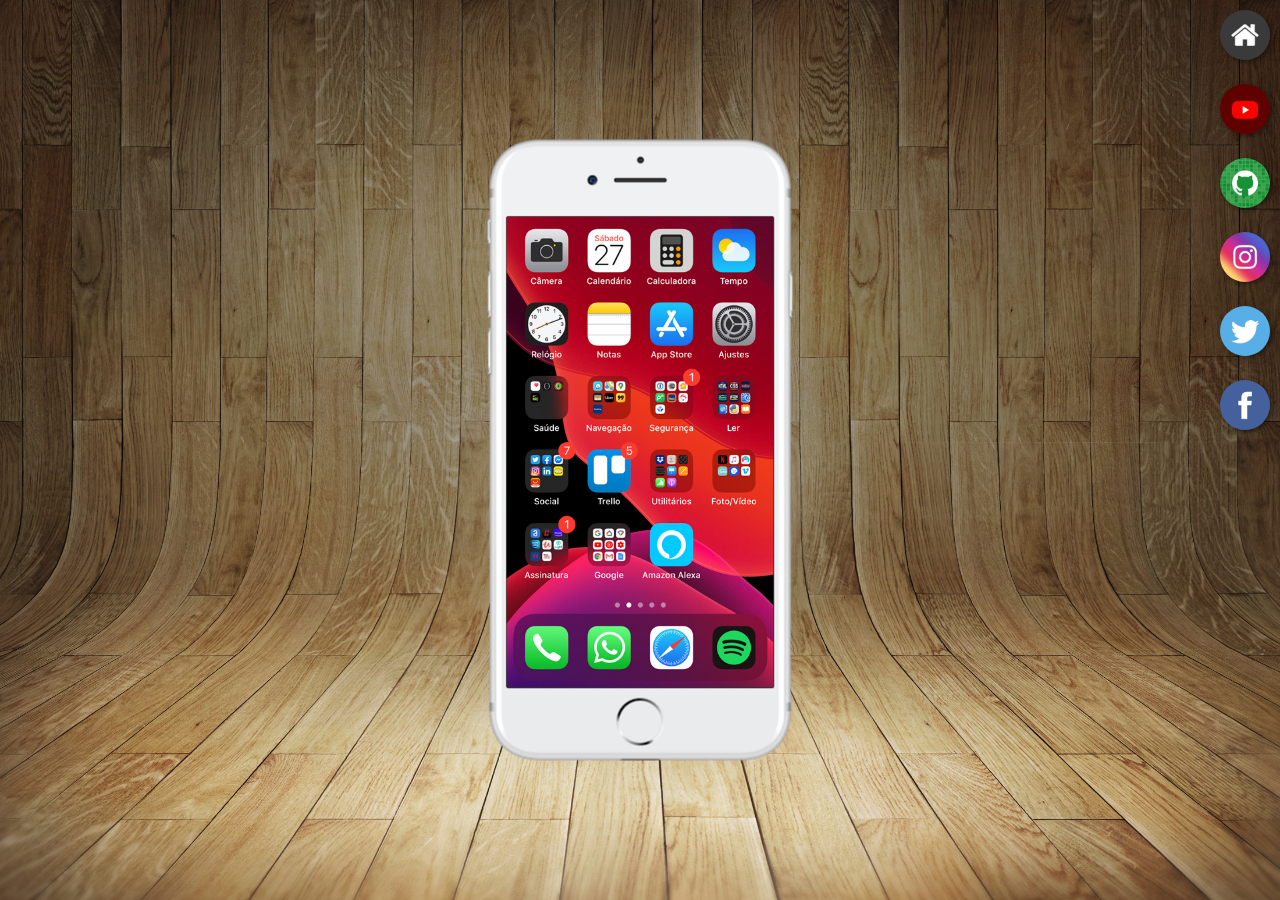
<file: index.html>
<!DOCTYPE html>
<html lang="pt-br">
<head>
    <meta charset="UTF-8">
    <meta name="viewport" content="width=device-width, initial-scale=1.0">
    <title>Projeto Redes Sociais</title>
    <link rel="shortcut icon" href="favicon.ico" type="image/x-icon">
    <link rel="stylesheet" href="estilo/style.css">
</head>
<body>

    <main>
        <section id="telefone">
            <iframe name="tela" id="tela" src="home.html" frameborder="0">
                Seu navegador não é compatível com isso!
            </iframe>
        </section>

        <section id="redes-sociais">
            <a href="home.html" target="tela"> <img src="imagens/logo-home.jpg" alt="Home"></a><br>
            <a href="youtube.html" target="tela"> <img src="imagens/logo-youtube.jpg" alt="Youtube"></a><br>
            <a href="github.html" target="tela"> <img src="imagens/logo-github.jpg" alt="Github"></a><br>
            <a href="instagram.html" target="tela"> <img src="imagens/logo-instagram.jpg" alt="Instagram"></a><br>
            <a href="twiter.html" target="tela"> <img src="imagens/logo-twitter.jpg" alt="Twiter"></a><br>
            <a href="facebook.html" target="tela"> <img src="imagens/logo-facebook.jpg" alt="Facebook"></a>
        </section>
    </main>
    
</body>
</html>
</file>
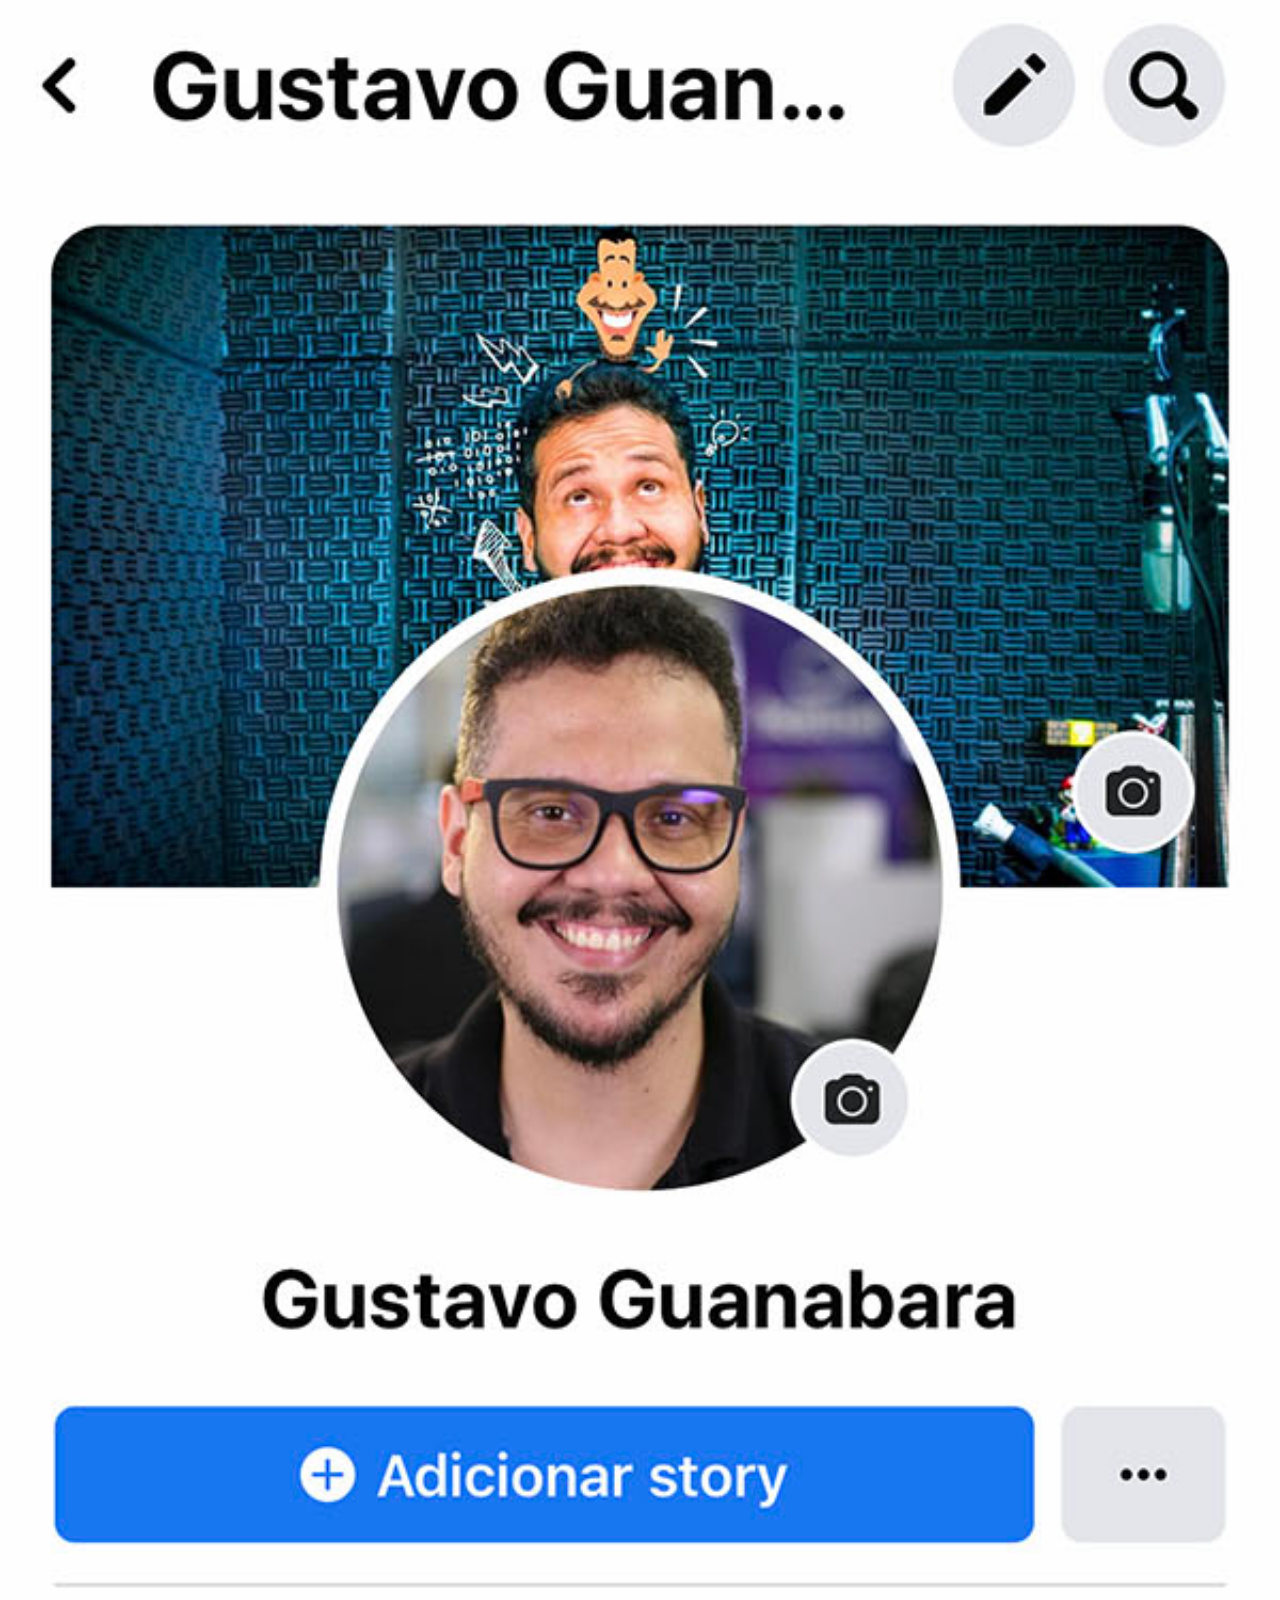
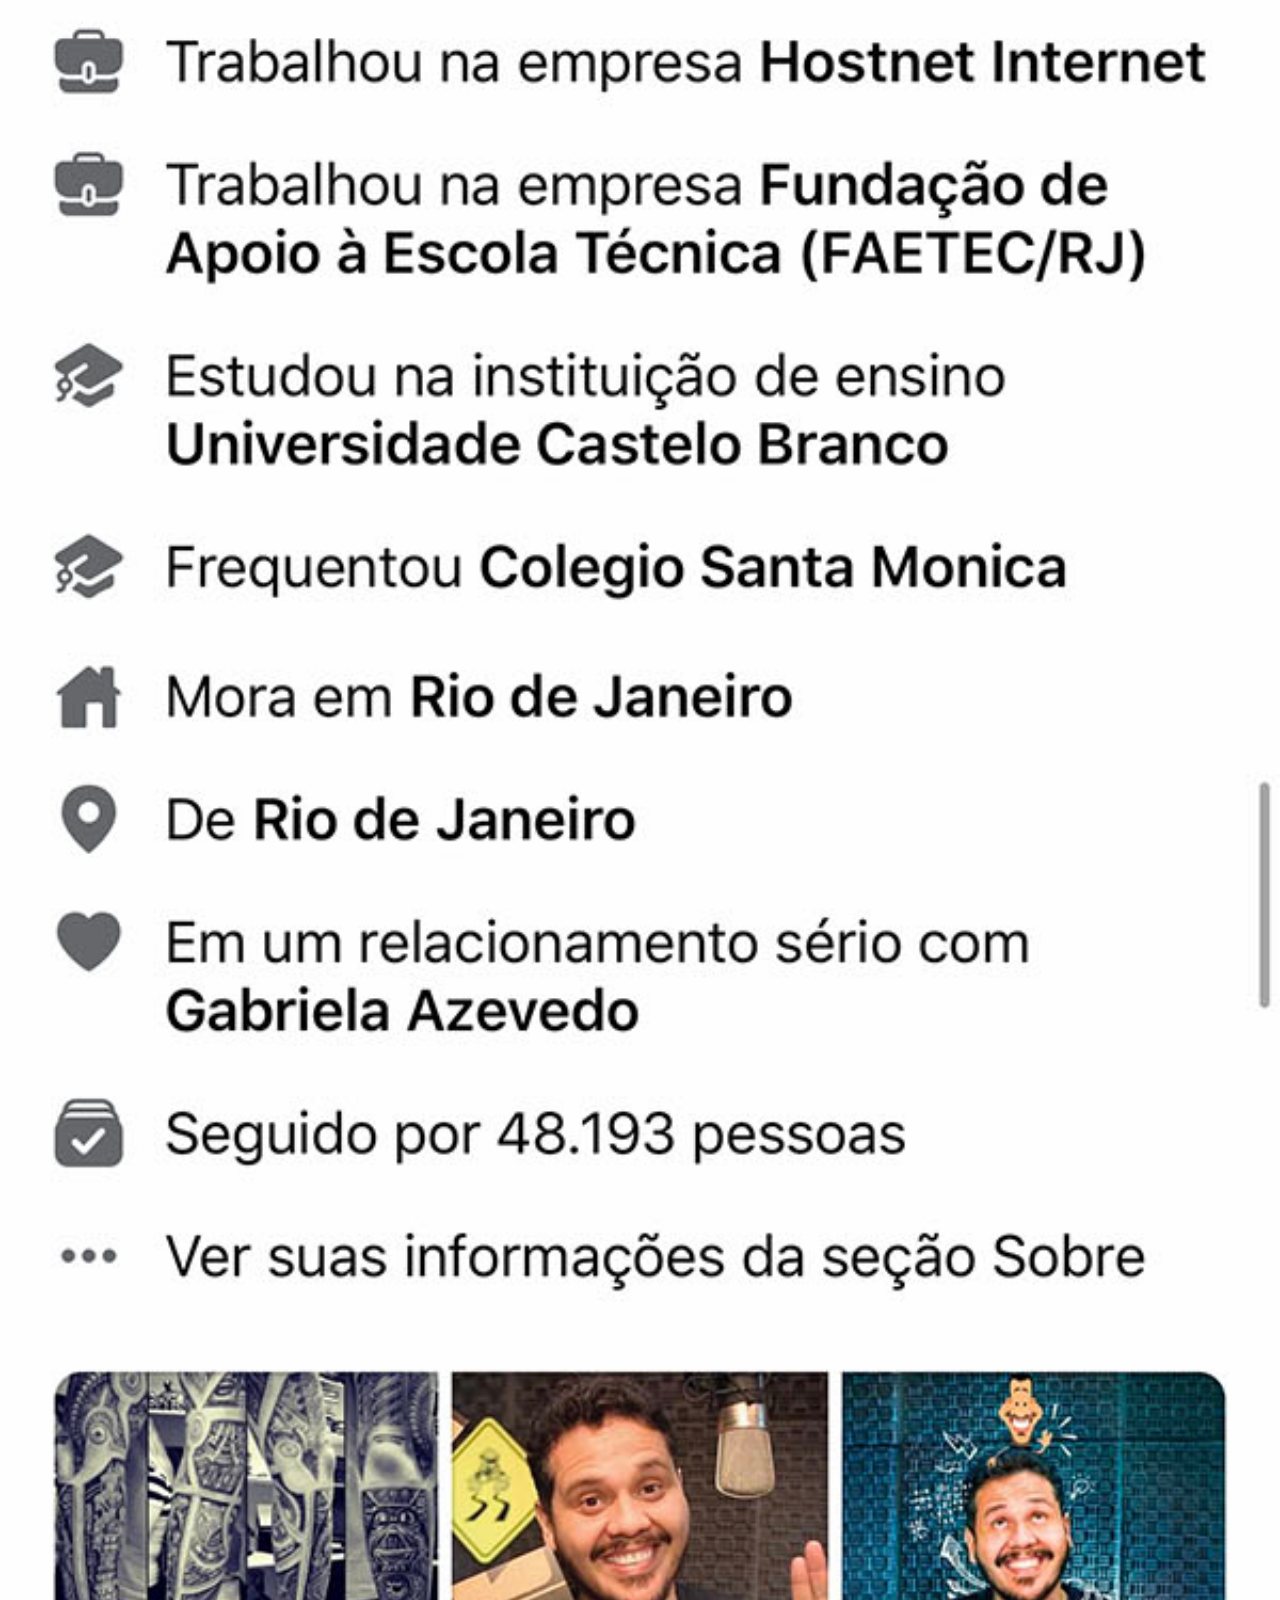
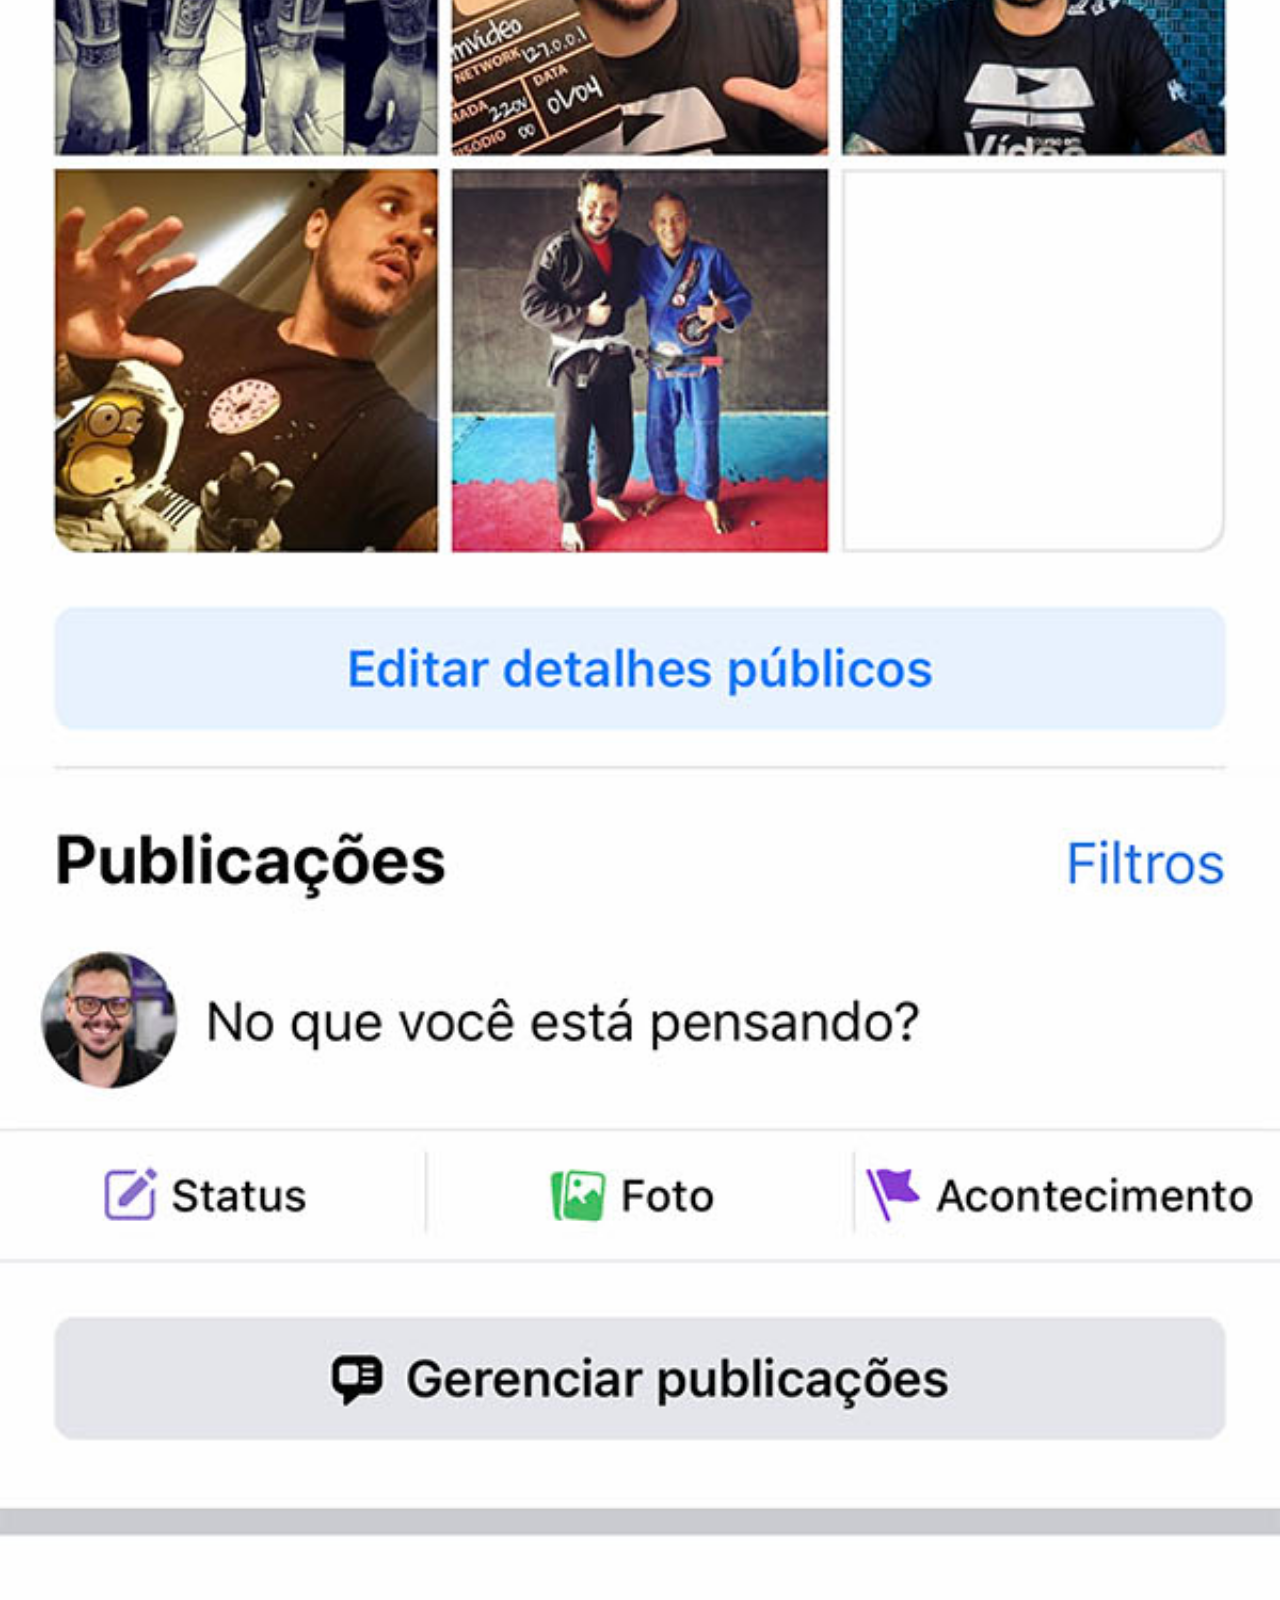
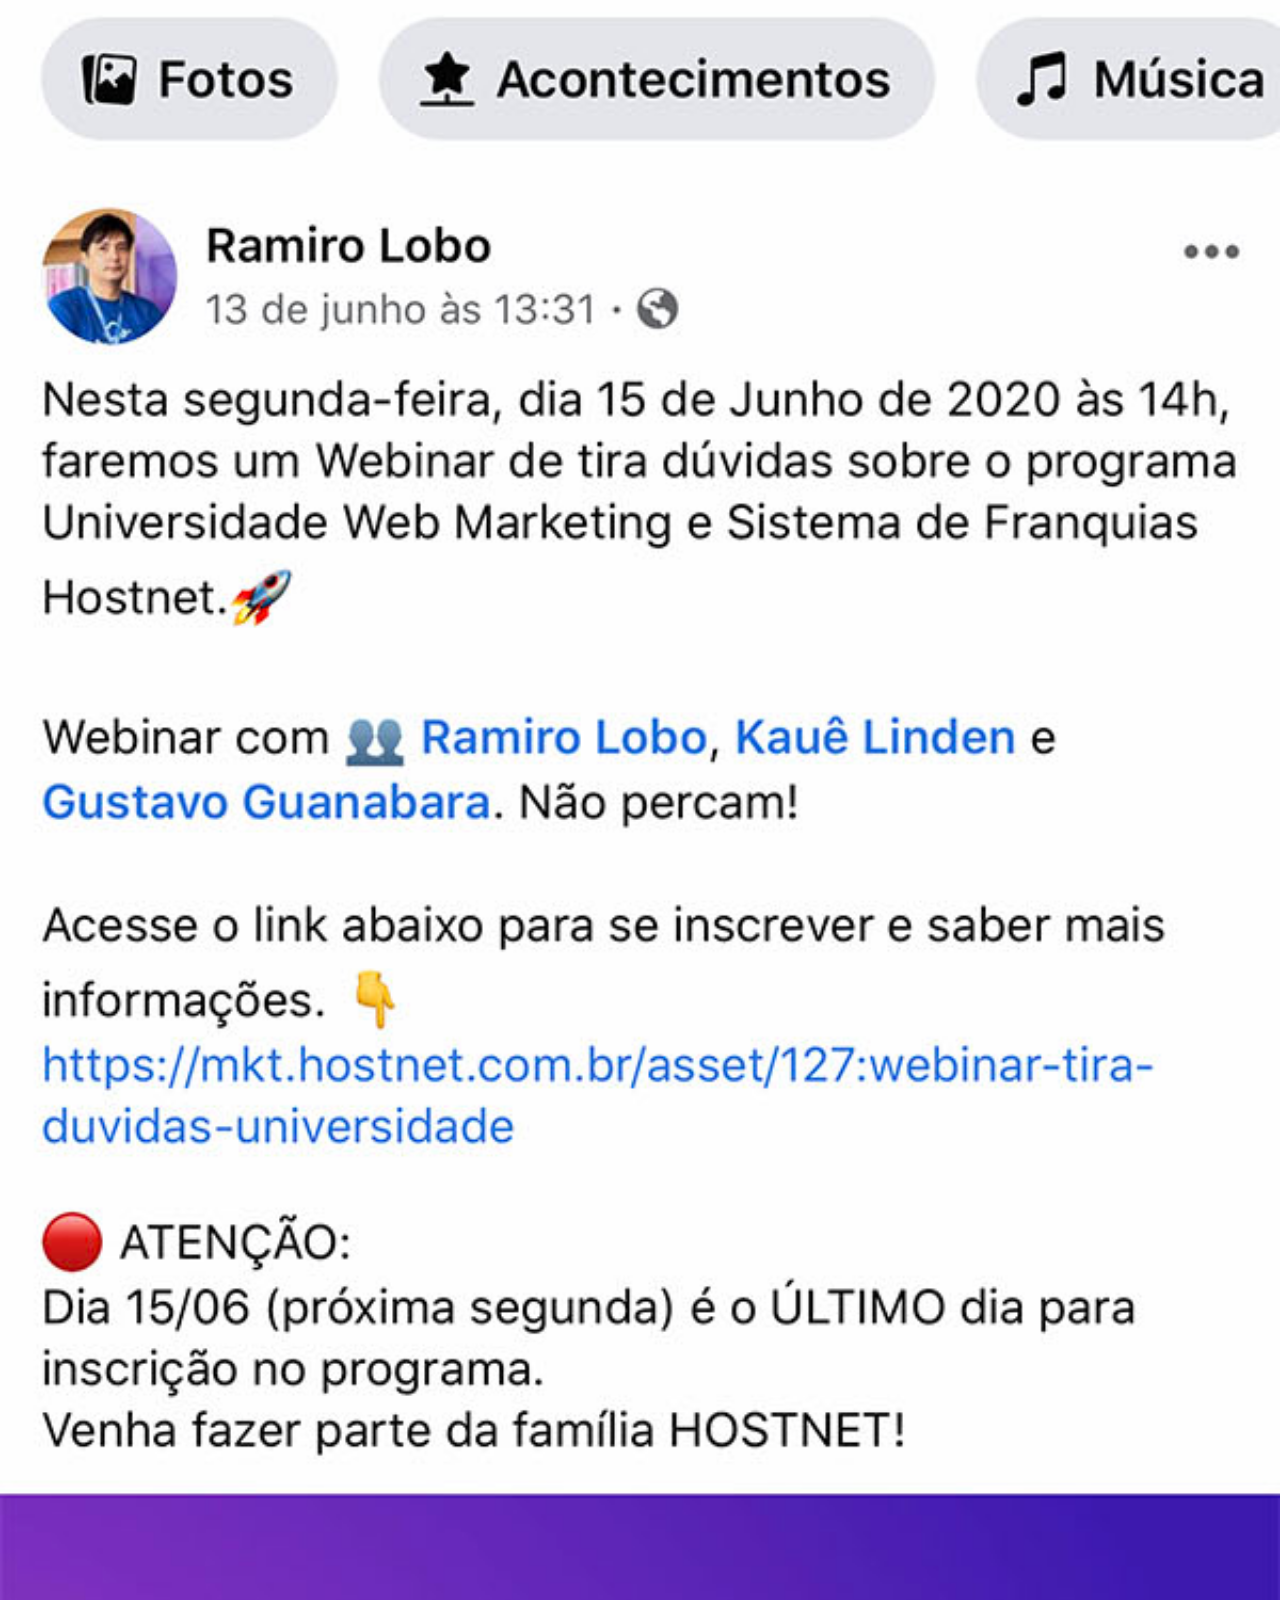
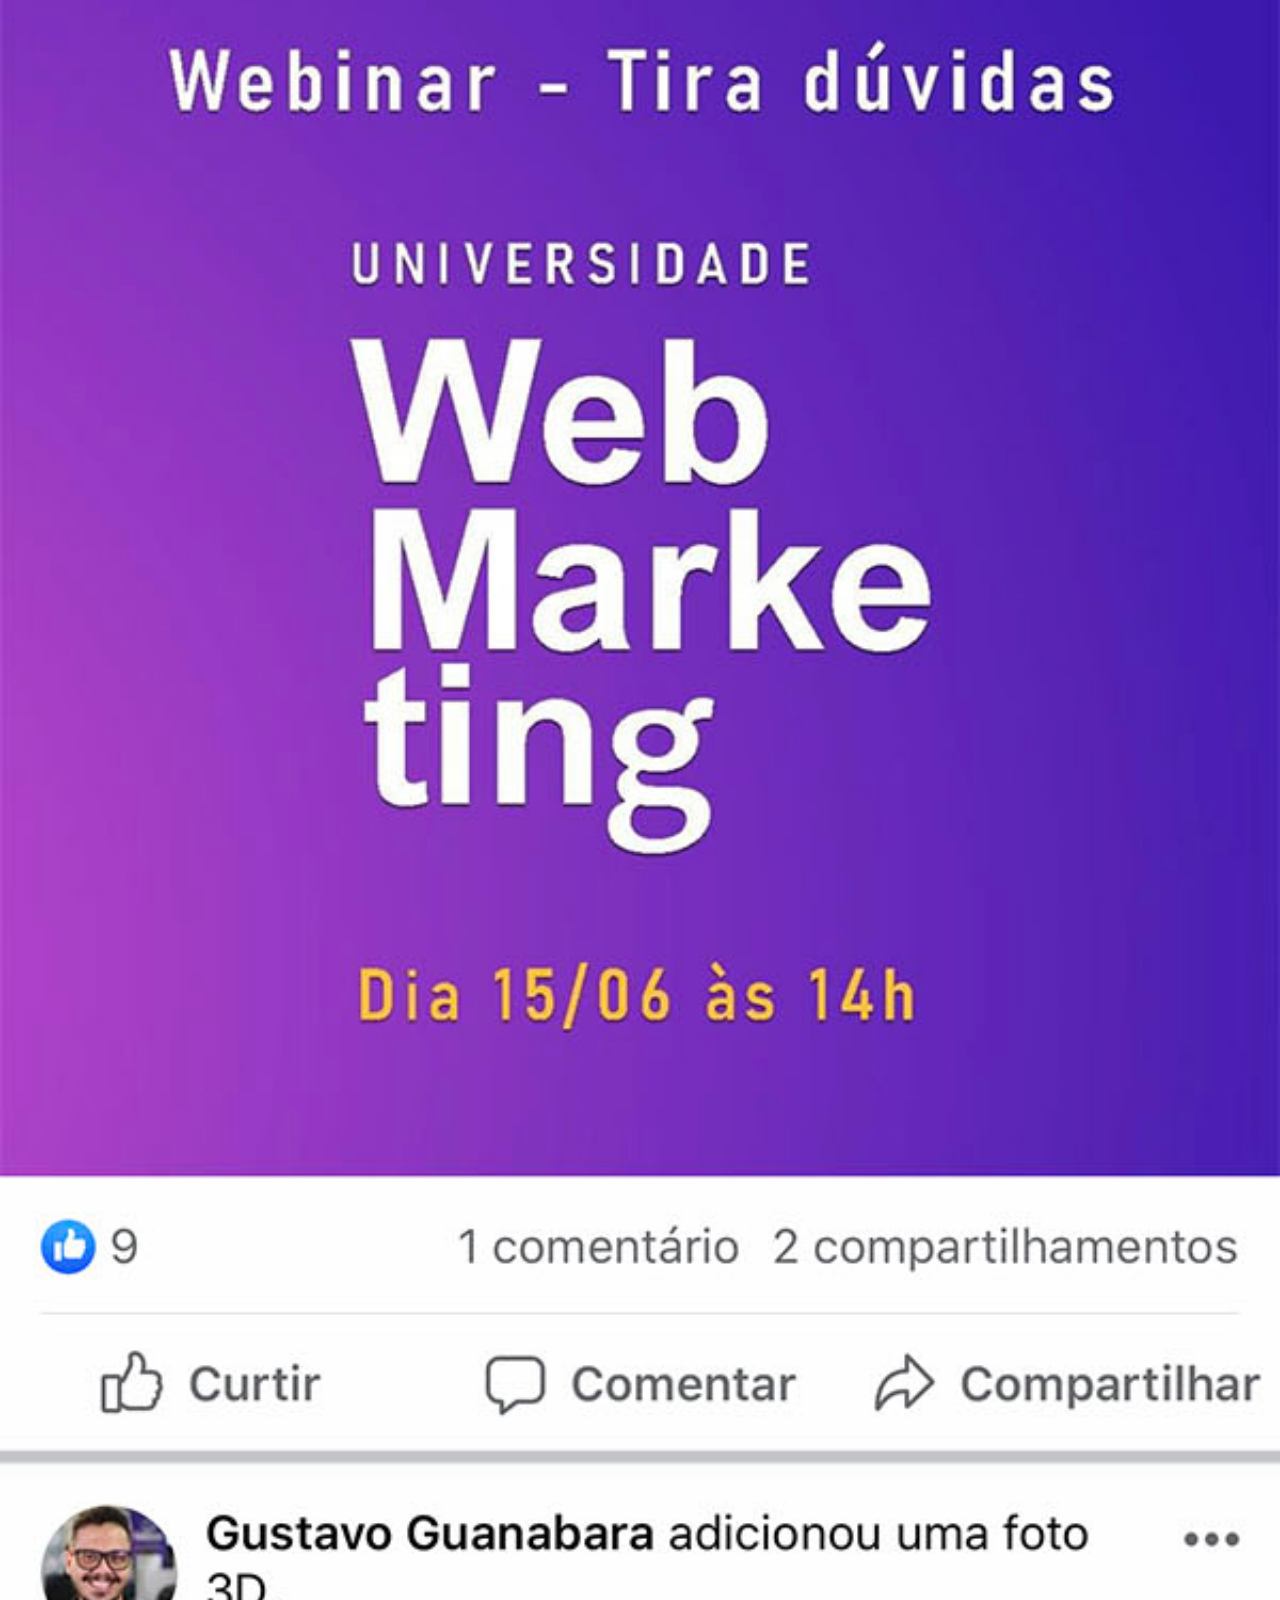
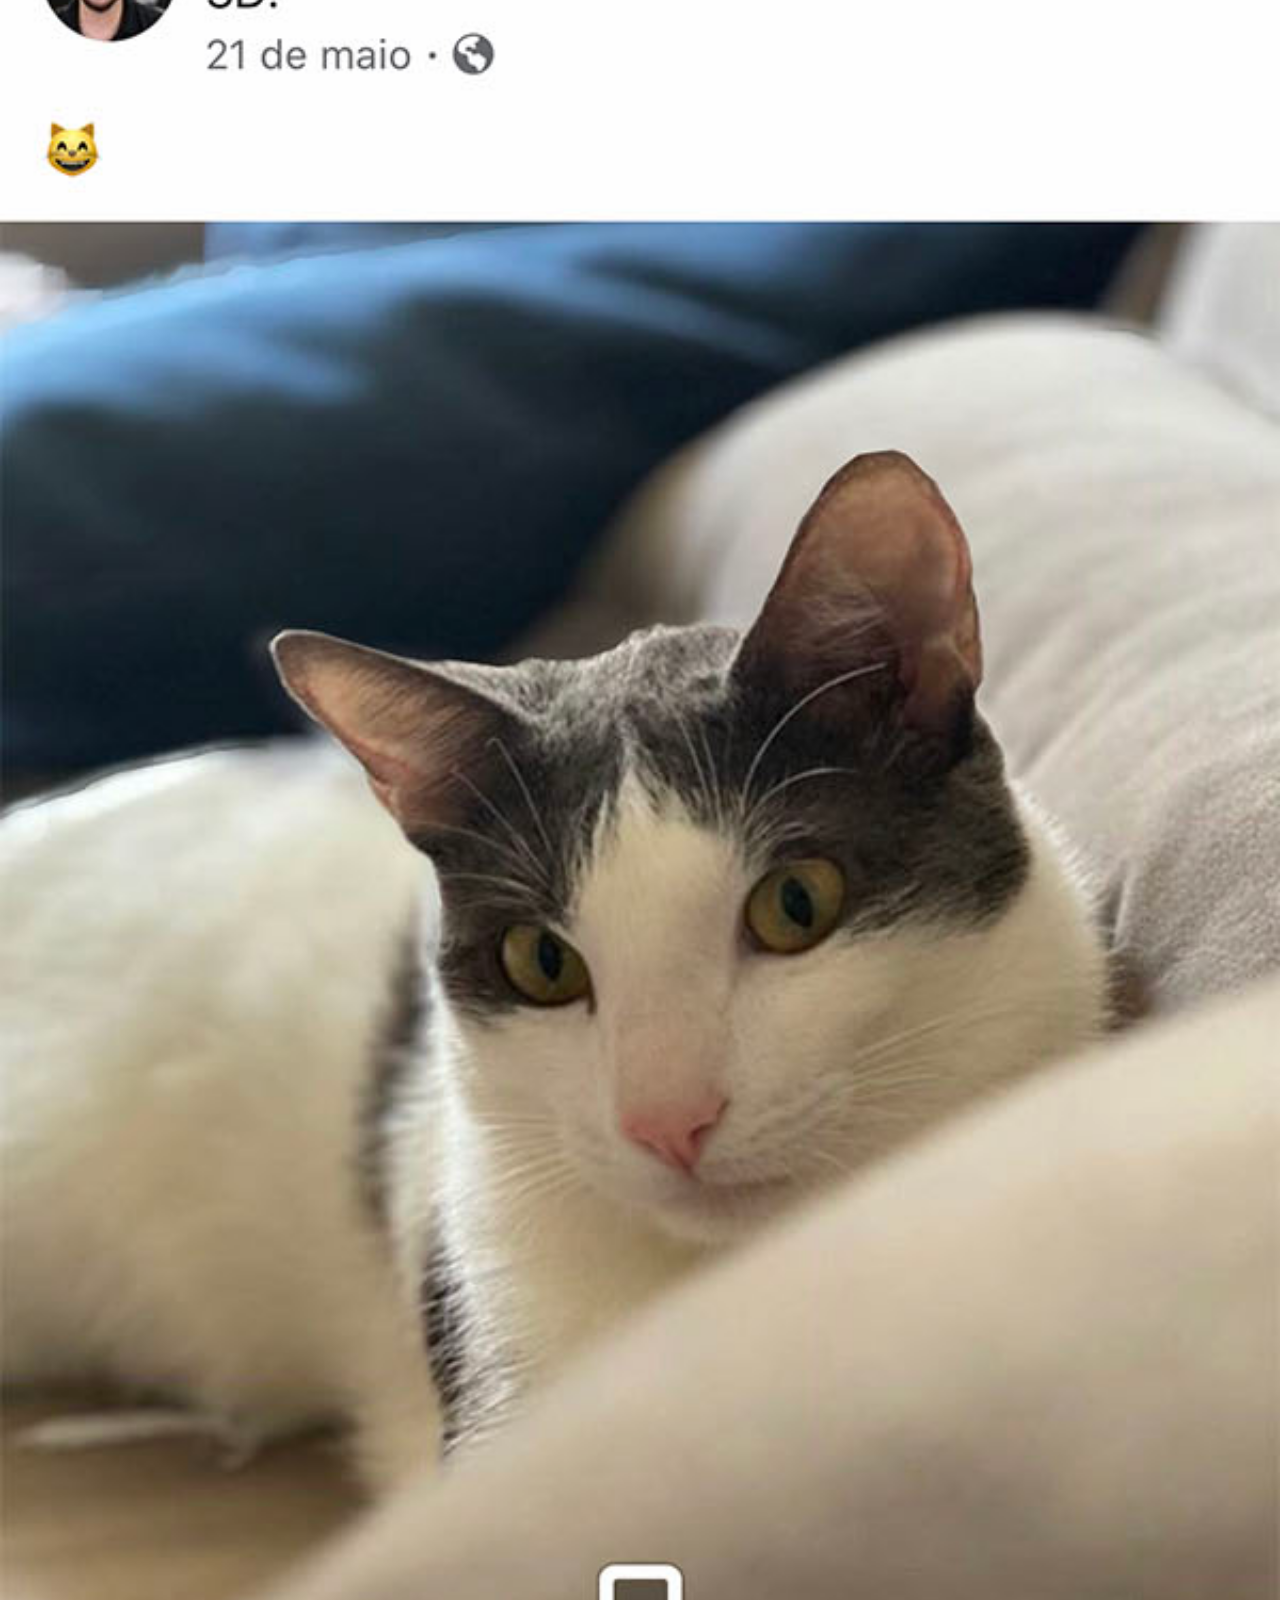
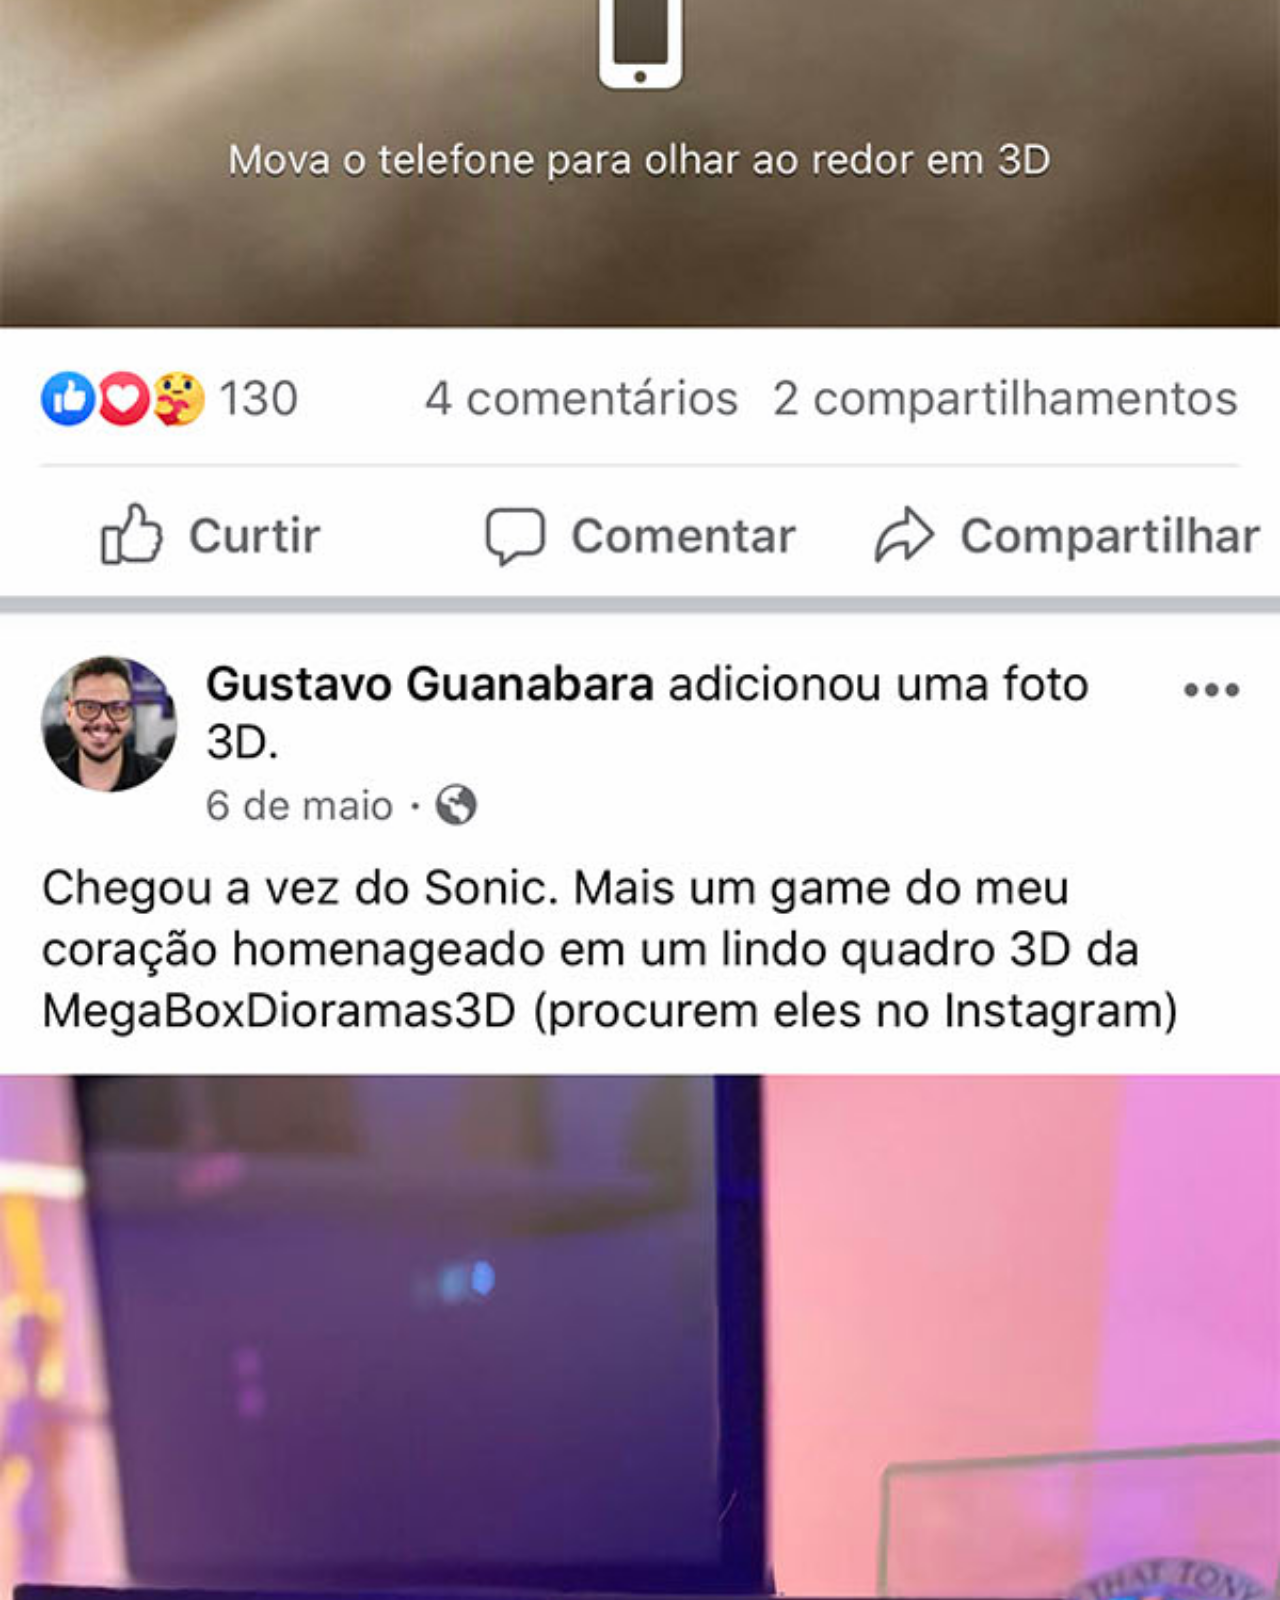
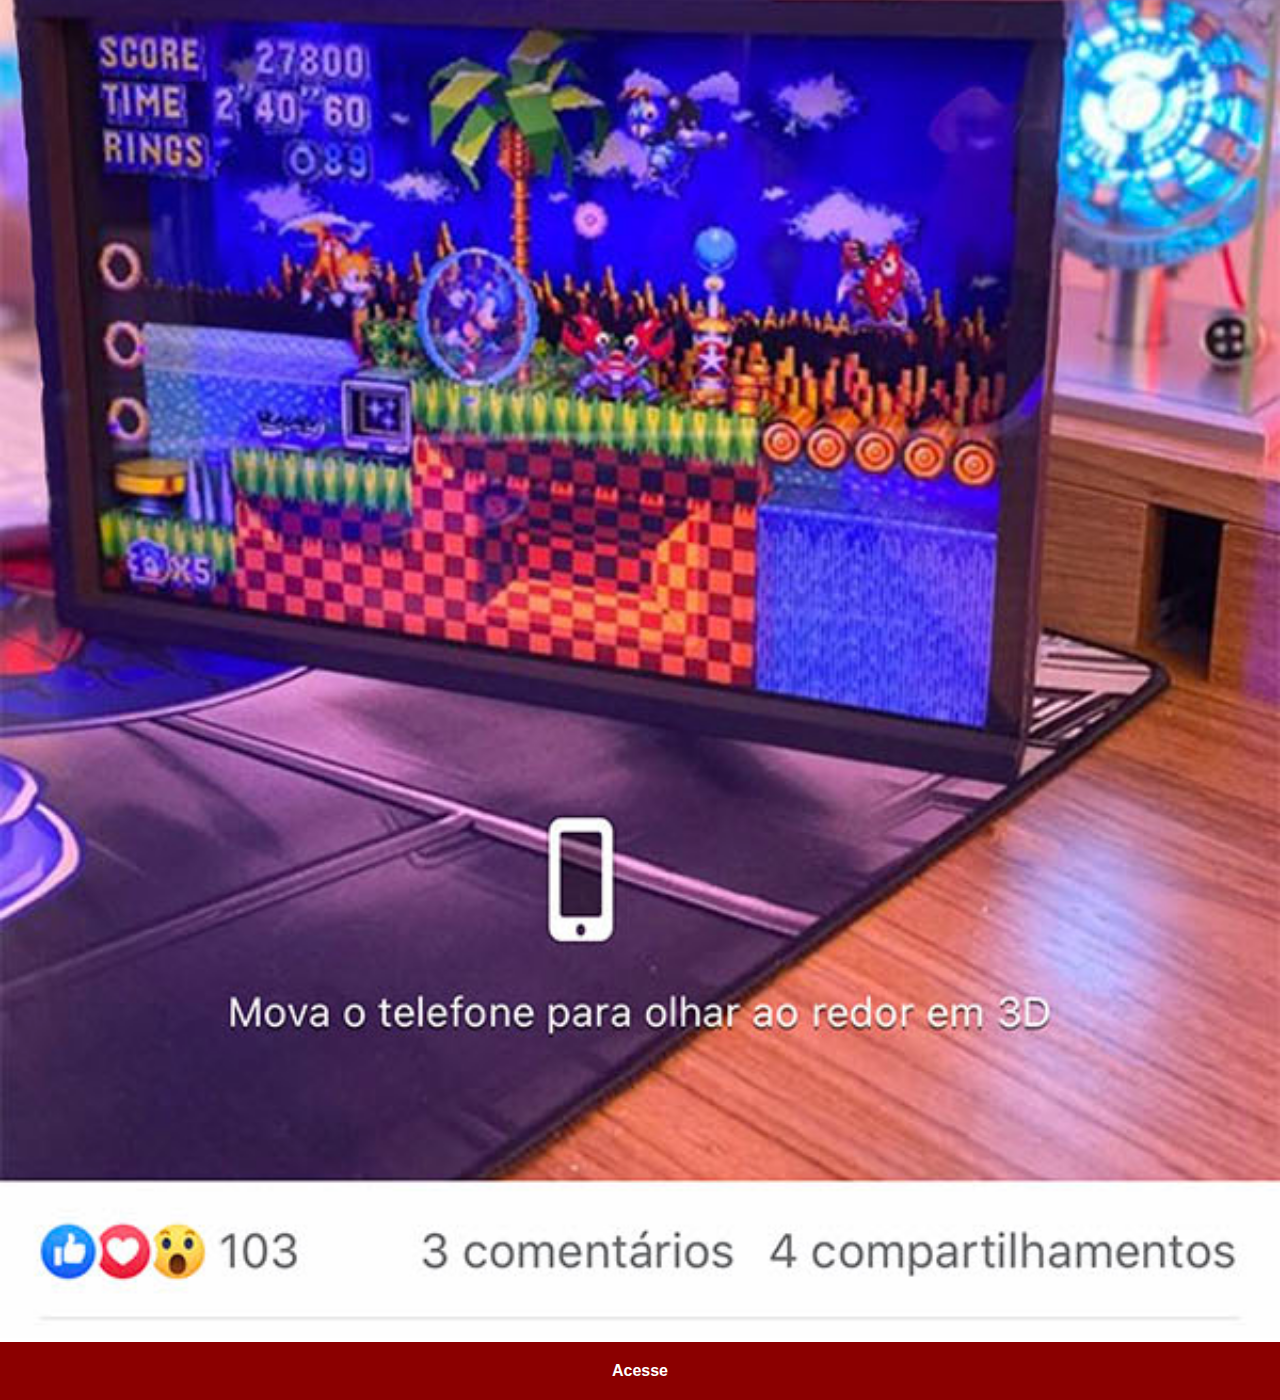
<file: facebook.html>
<!DOCTYPE html>
<html lang="pt-br">
<head>
    <meta charset="UTF-8">
    <meta name="viewport" content="width=device-width, initial-scale=1.0">
    <title>Facebook</title>
    <link rel="stylesheet" href="estilo/social.css">
</head>

<body>
    <img src="imagens/tela-facebook.jpg" alt="tela-facebook"> <a href="https://www.facebook.com/gustavoguanabara" target="_blank">Acesse</a>
    
</body>
</html>
</file>
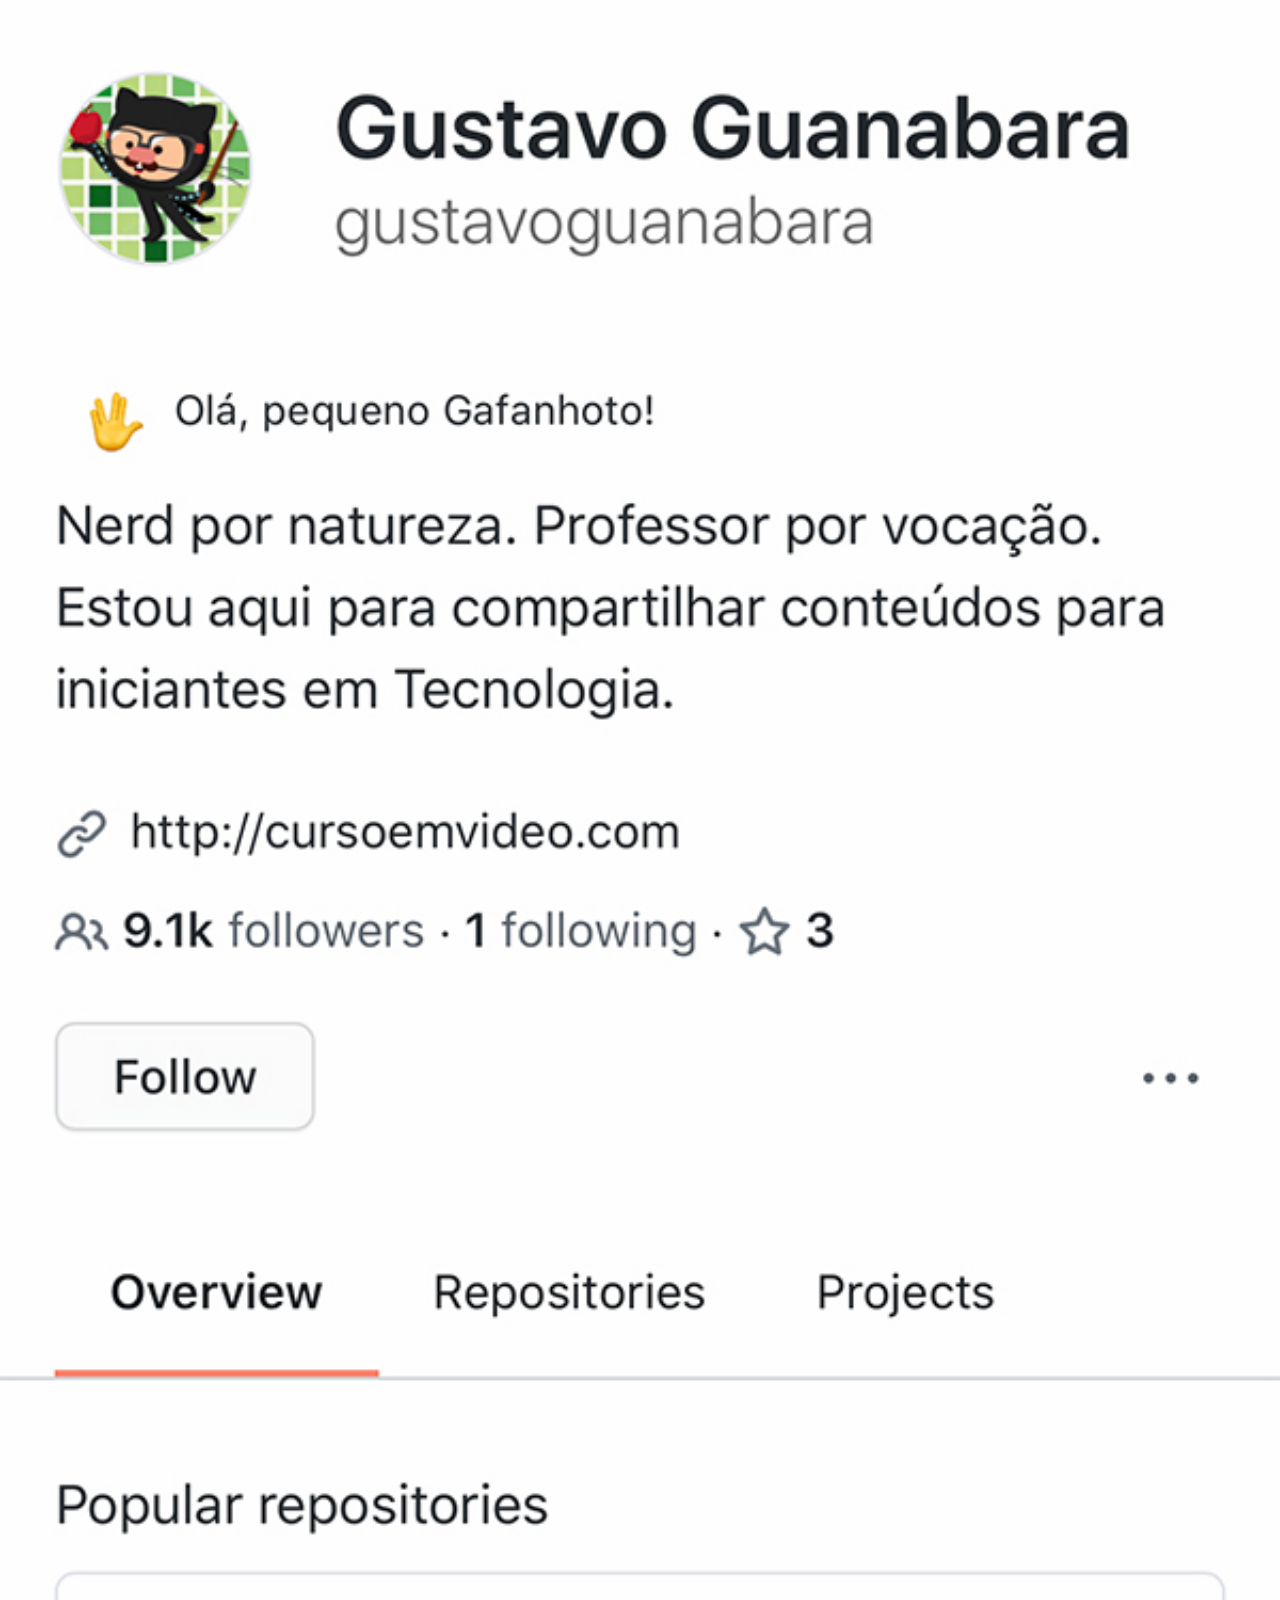
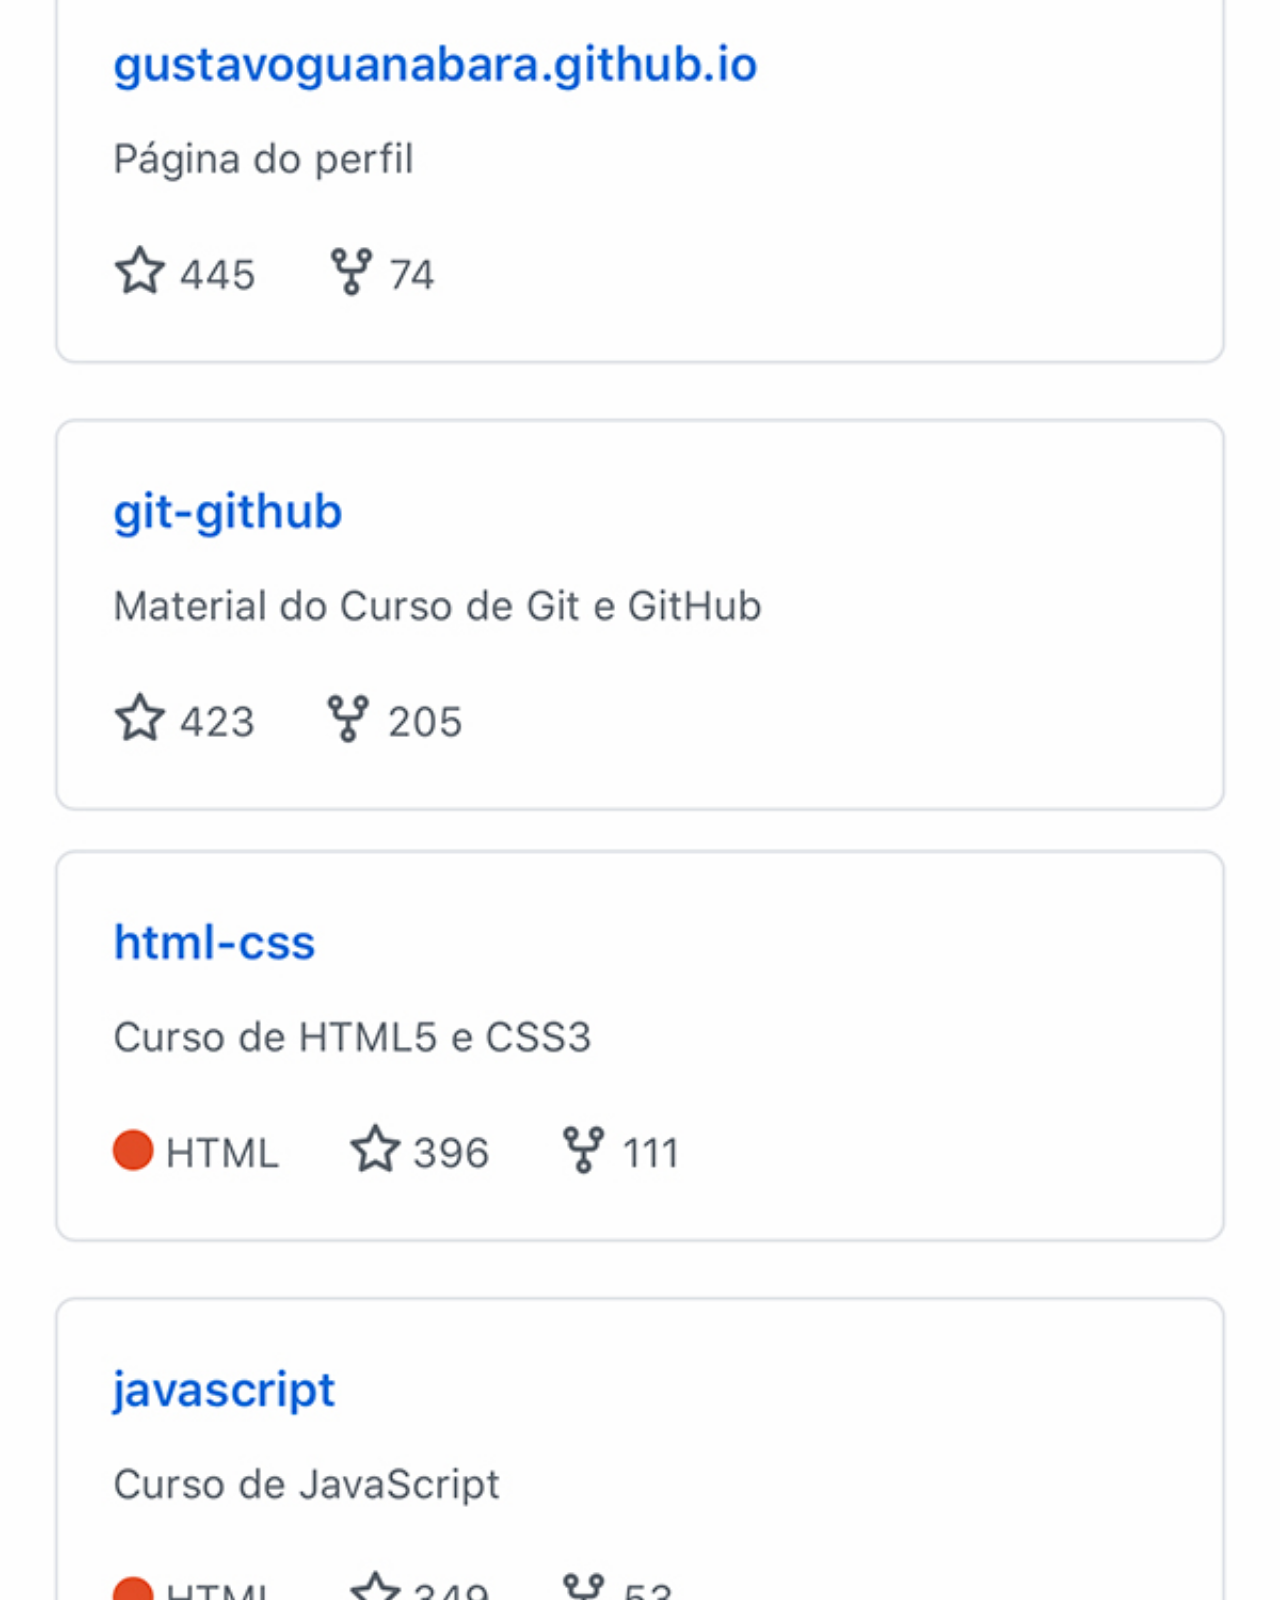
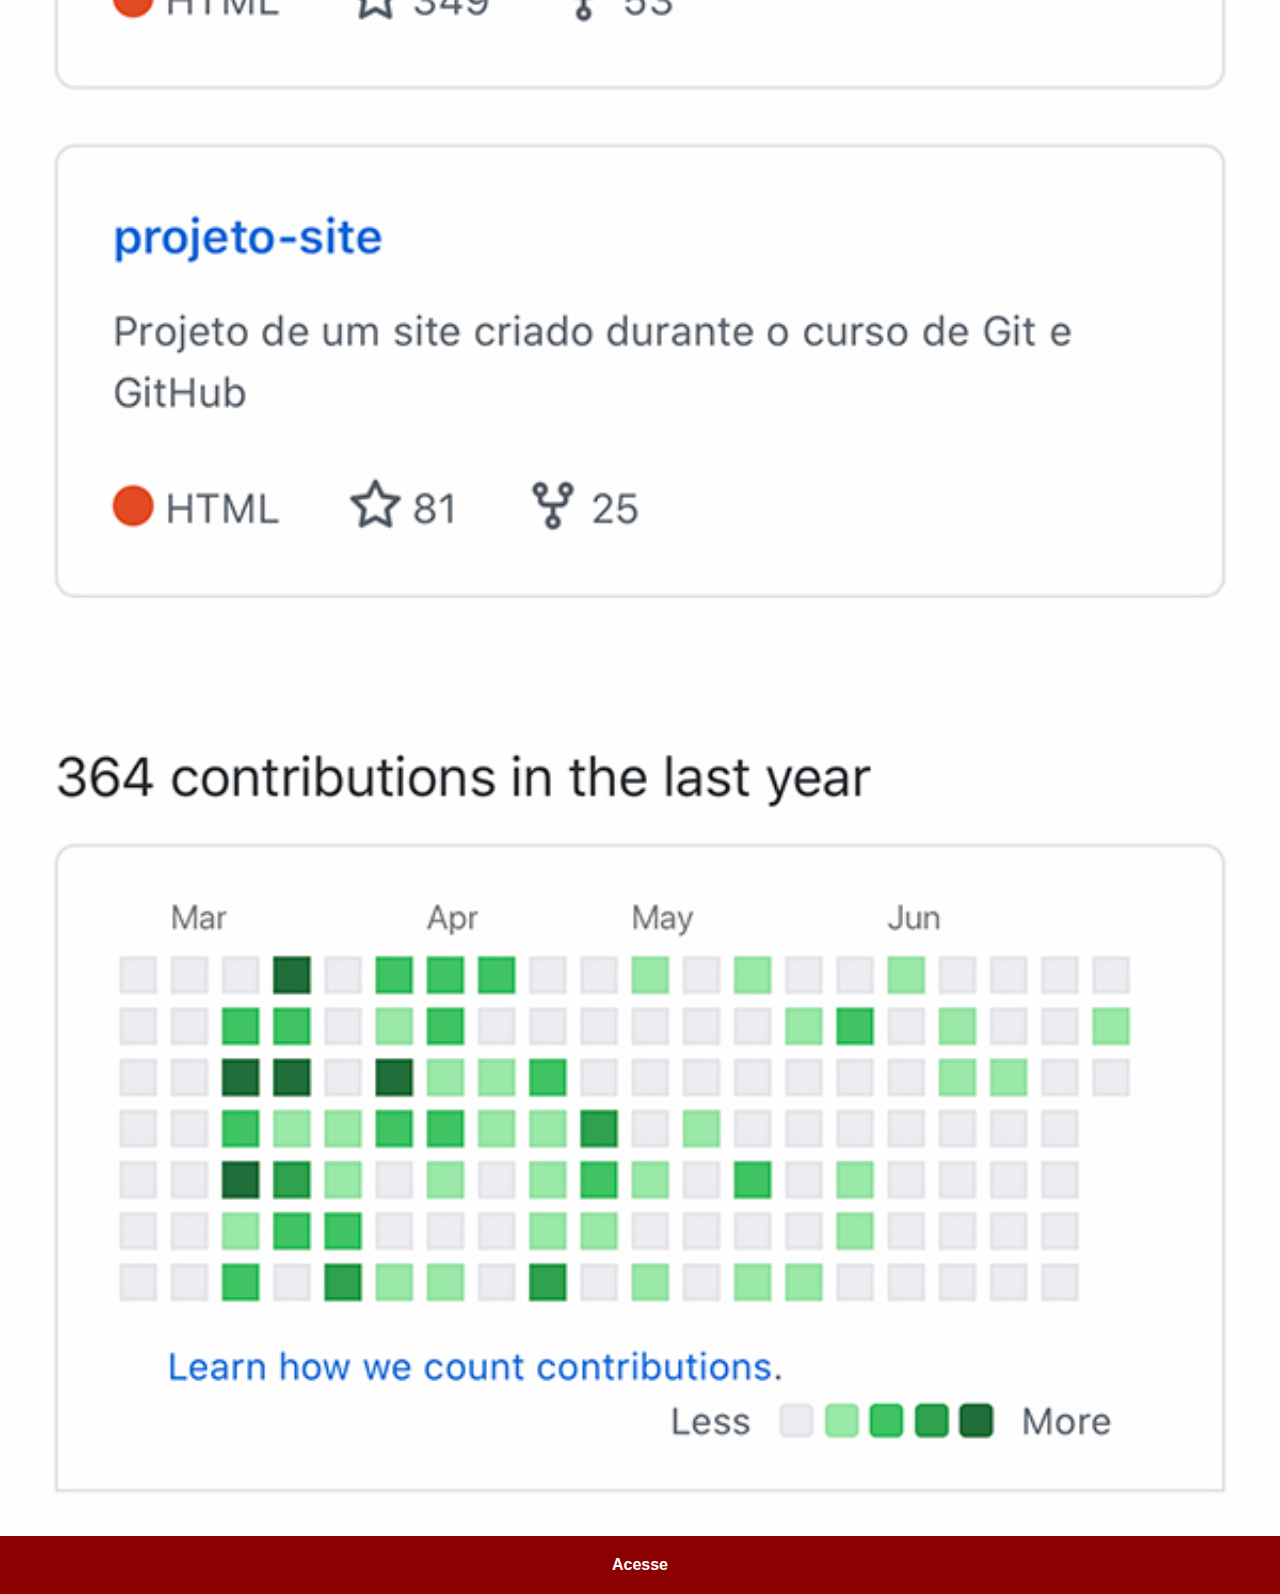
<file: github.html>
<!DOCTYPE html>
<html lang="pt-br">
<head>
    <meta charset="UTF-8">
    <meta name="viewport" content="width=device-width, initial-scale=1.0">
    <title>Github</title>
    <link rel="stylesheet" href="estilo/social.css">
</head>

<body>
    <img src="imagens/tela-github.jpg" alt="GitHub"> <a href="https://github.com/gustavoguanabara" target="_blank">Acesse</a>
    
</body>
</html>
</file>
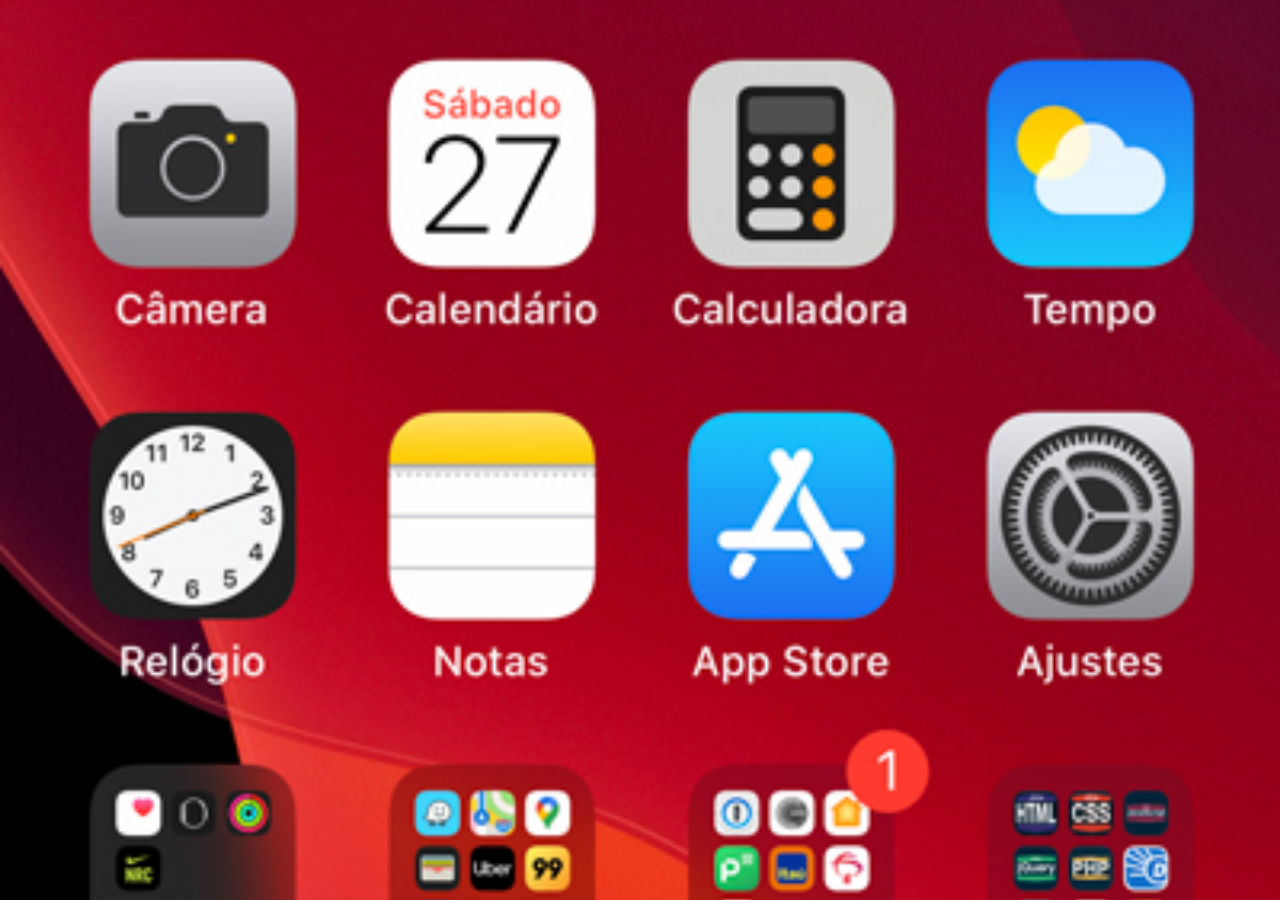
<file: home.html>
<!DOCTYPE html>
<html lang="pt-br">
<head>
    <meta charset="UTF-8">
    <meta name="viewport" content="width=device-width, initial-scale=1.0">
    <title>Home</title>
</head>

<style>
    * {
        margin: 0px;
        padding: 0px;
    }

    body {
        width: 100vw;
        height: 100vh;
        background: black url('imagens/tela-home.jpg') no-repeat top center;
        background-size: cover;
    }
</style>
<body>
    
</body>
</html>
</file>
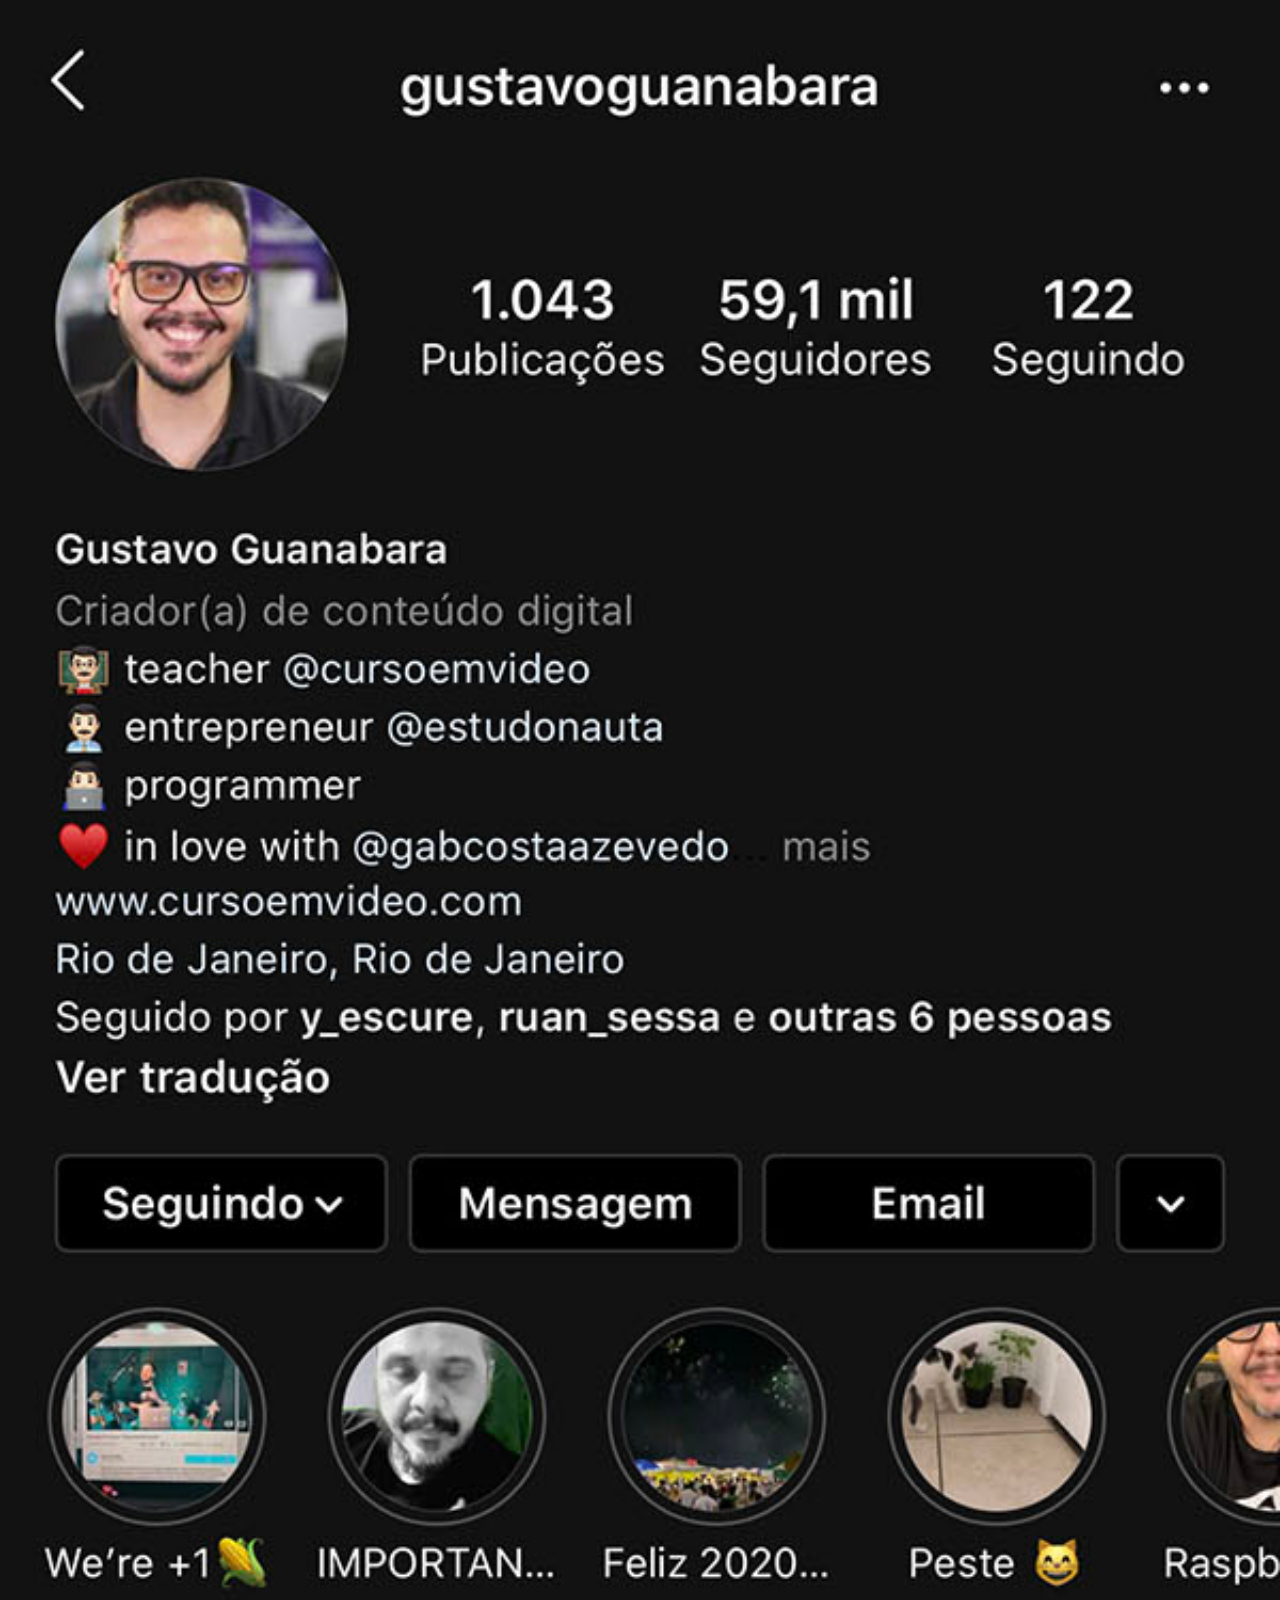
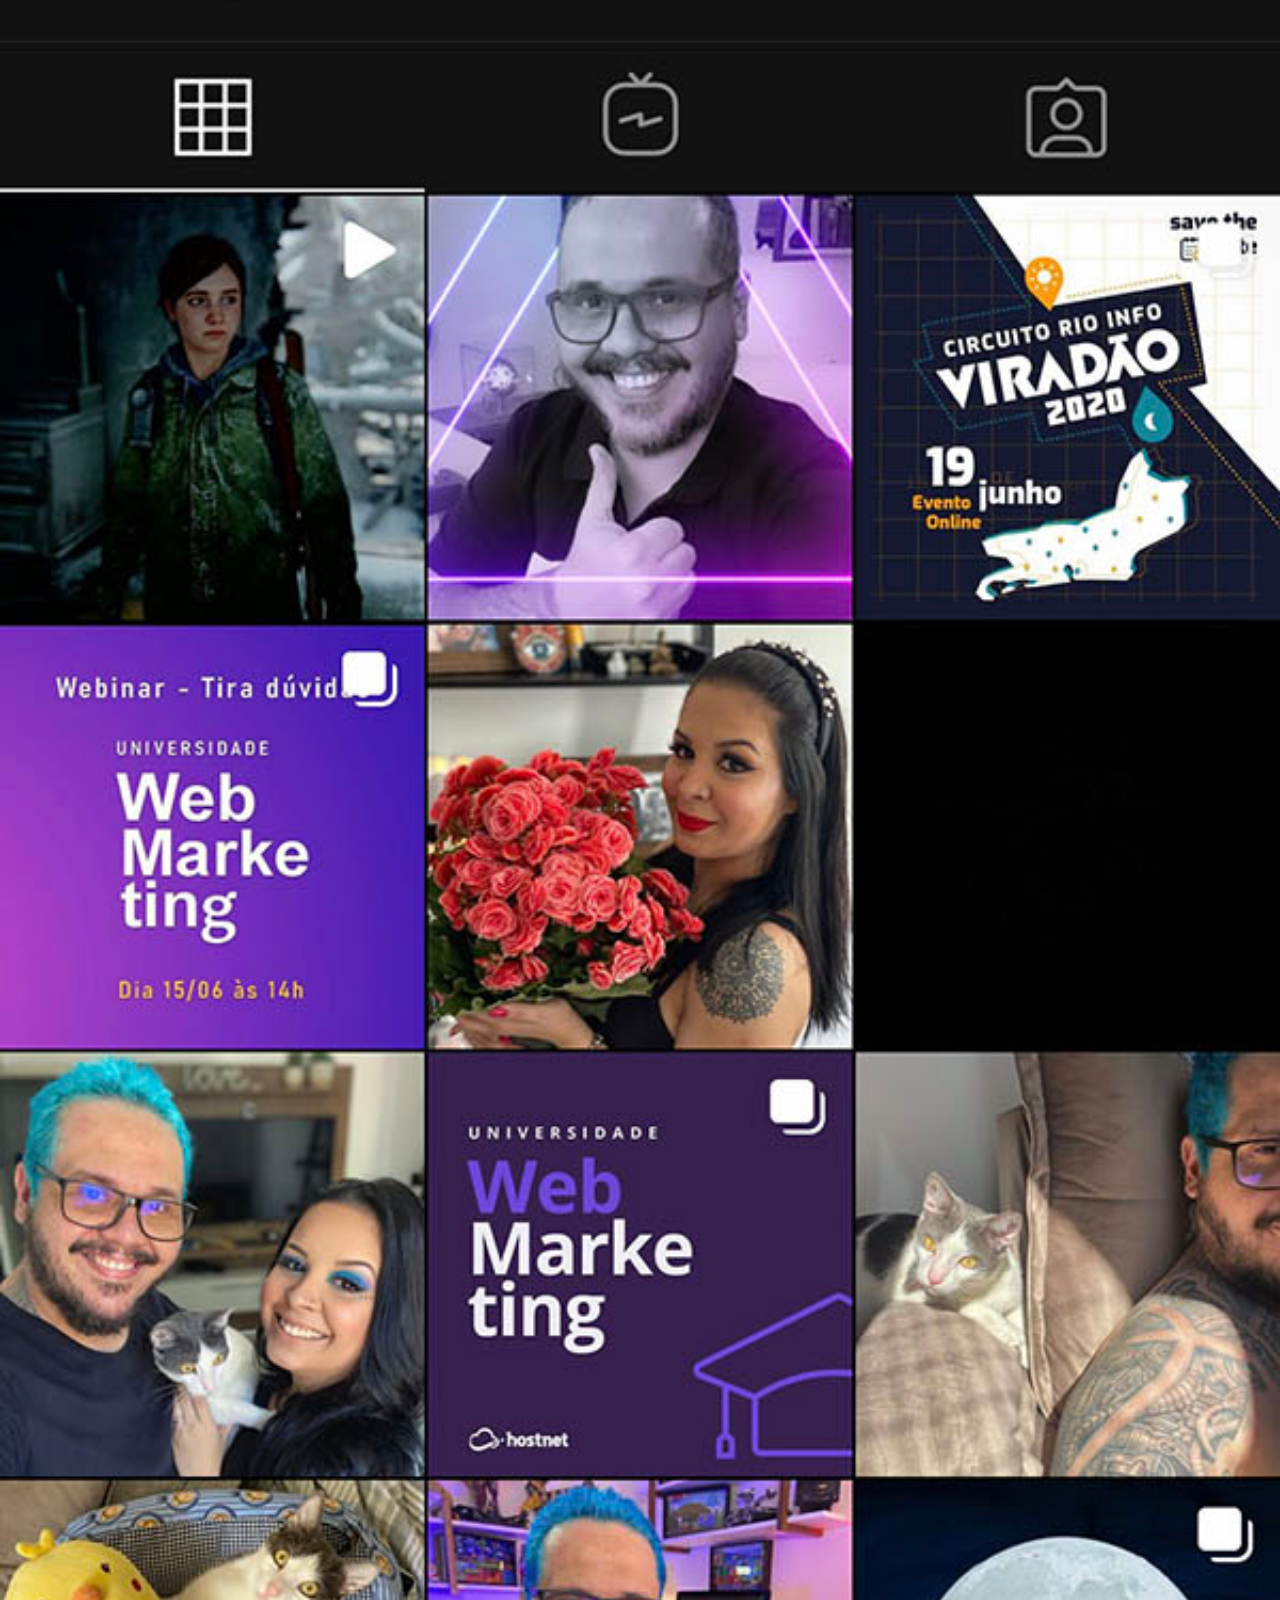
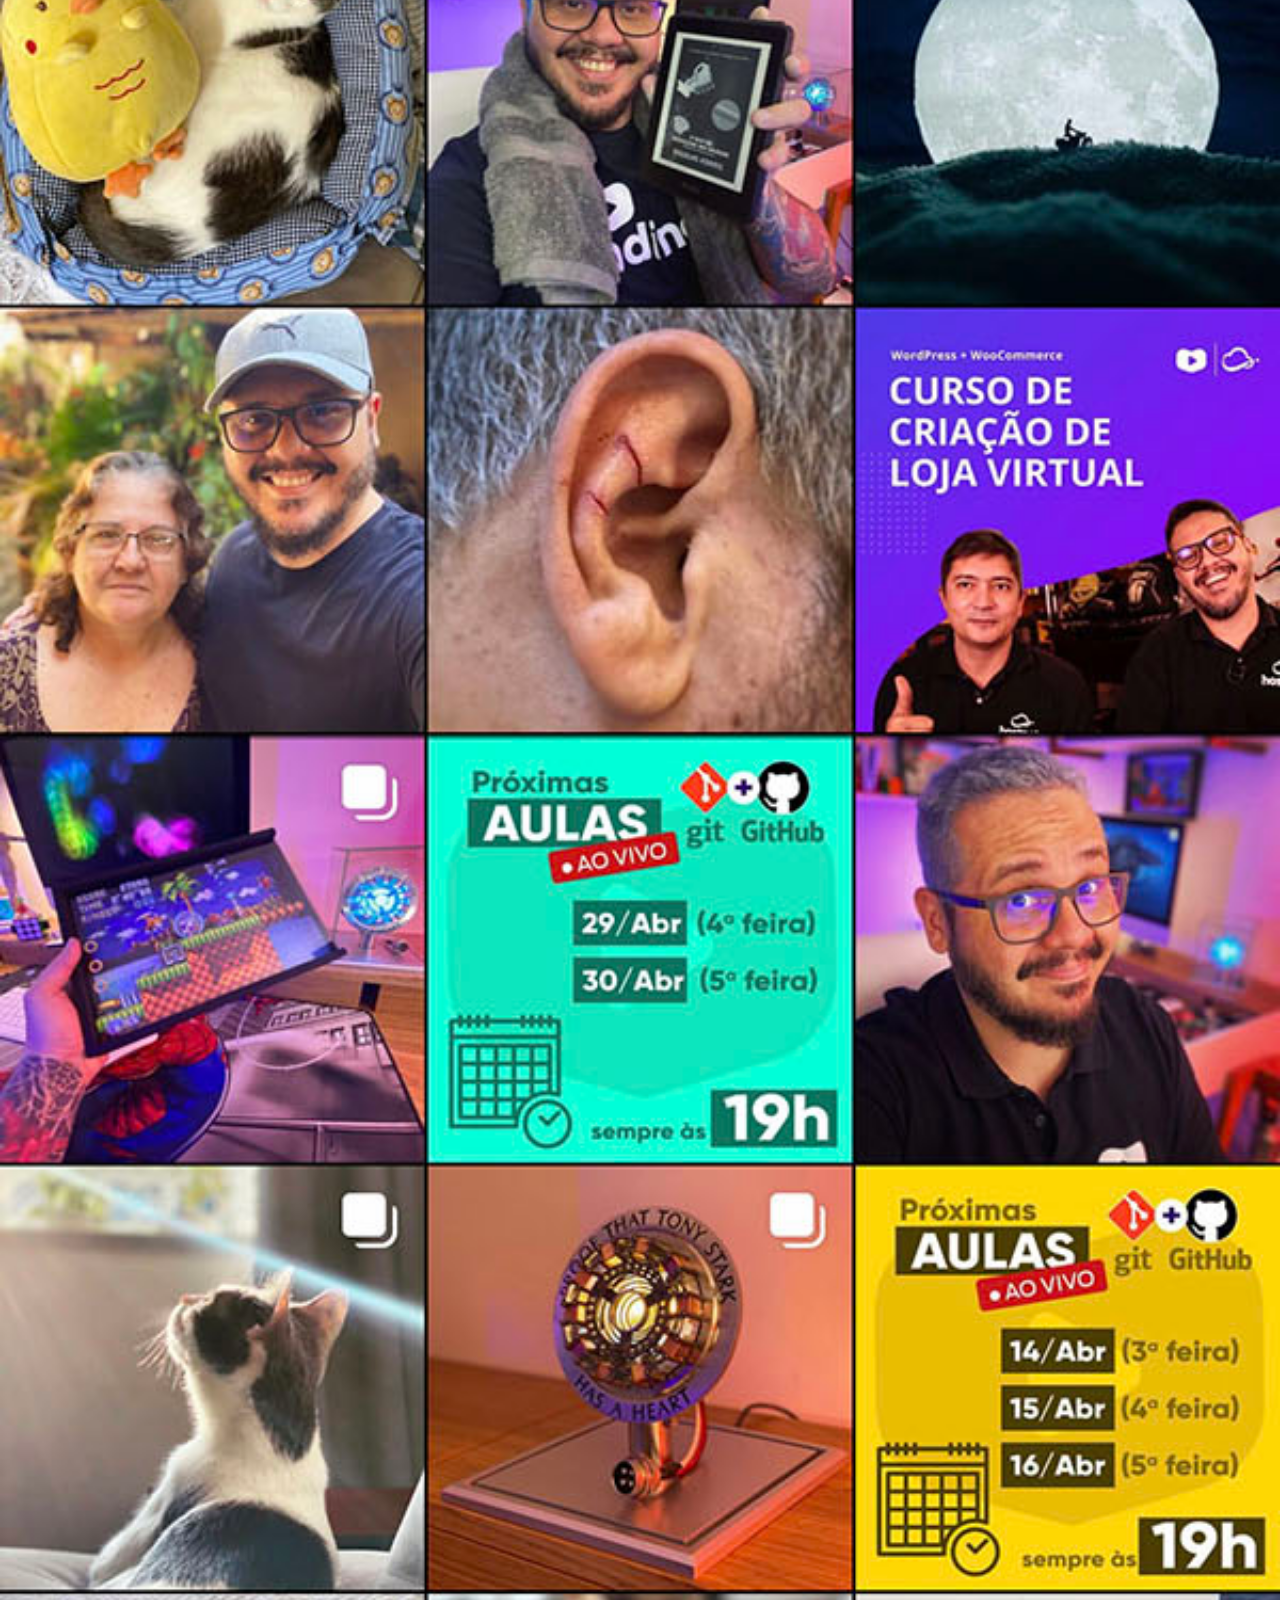
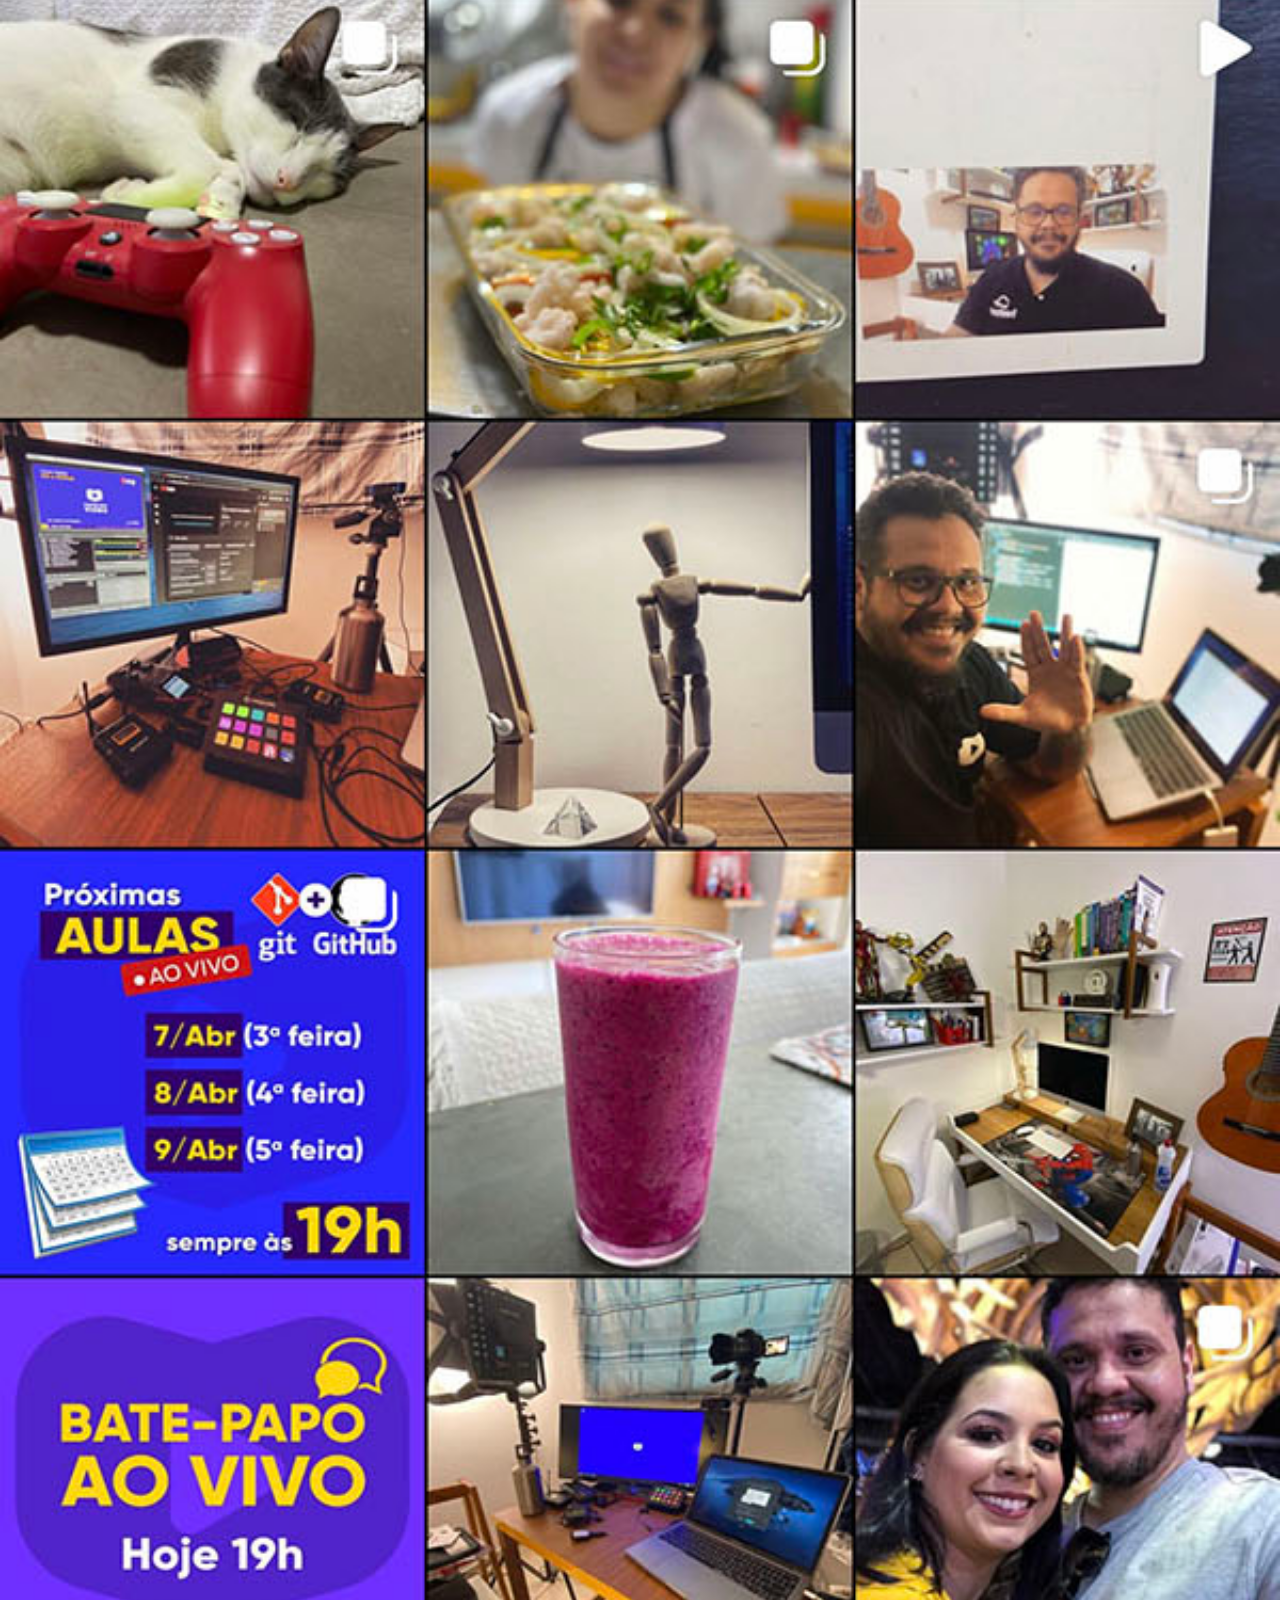
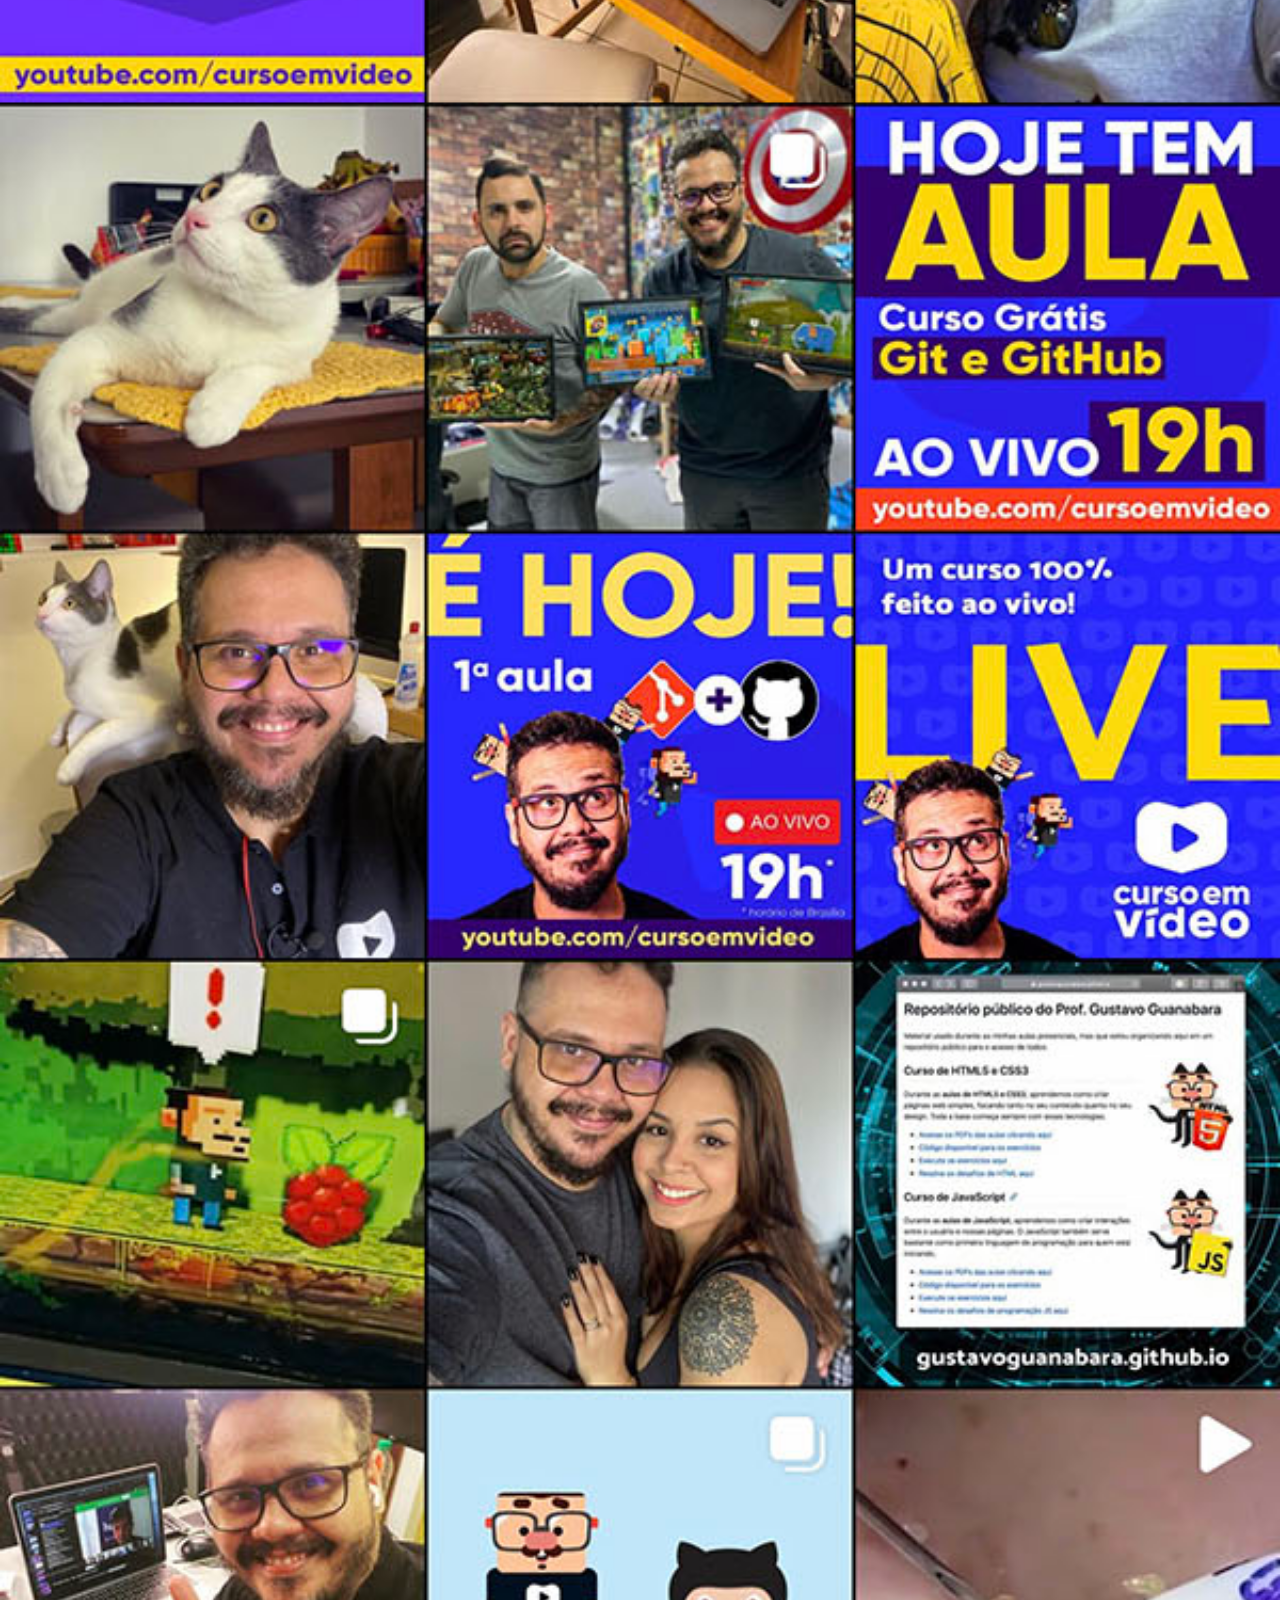
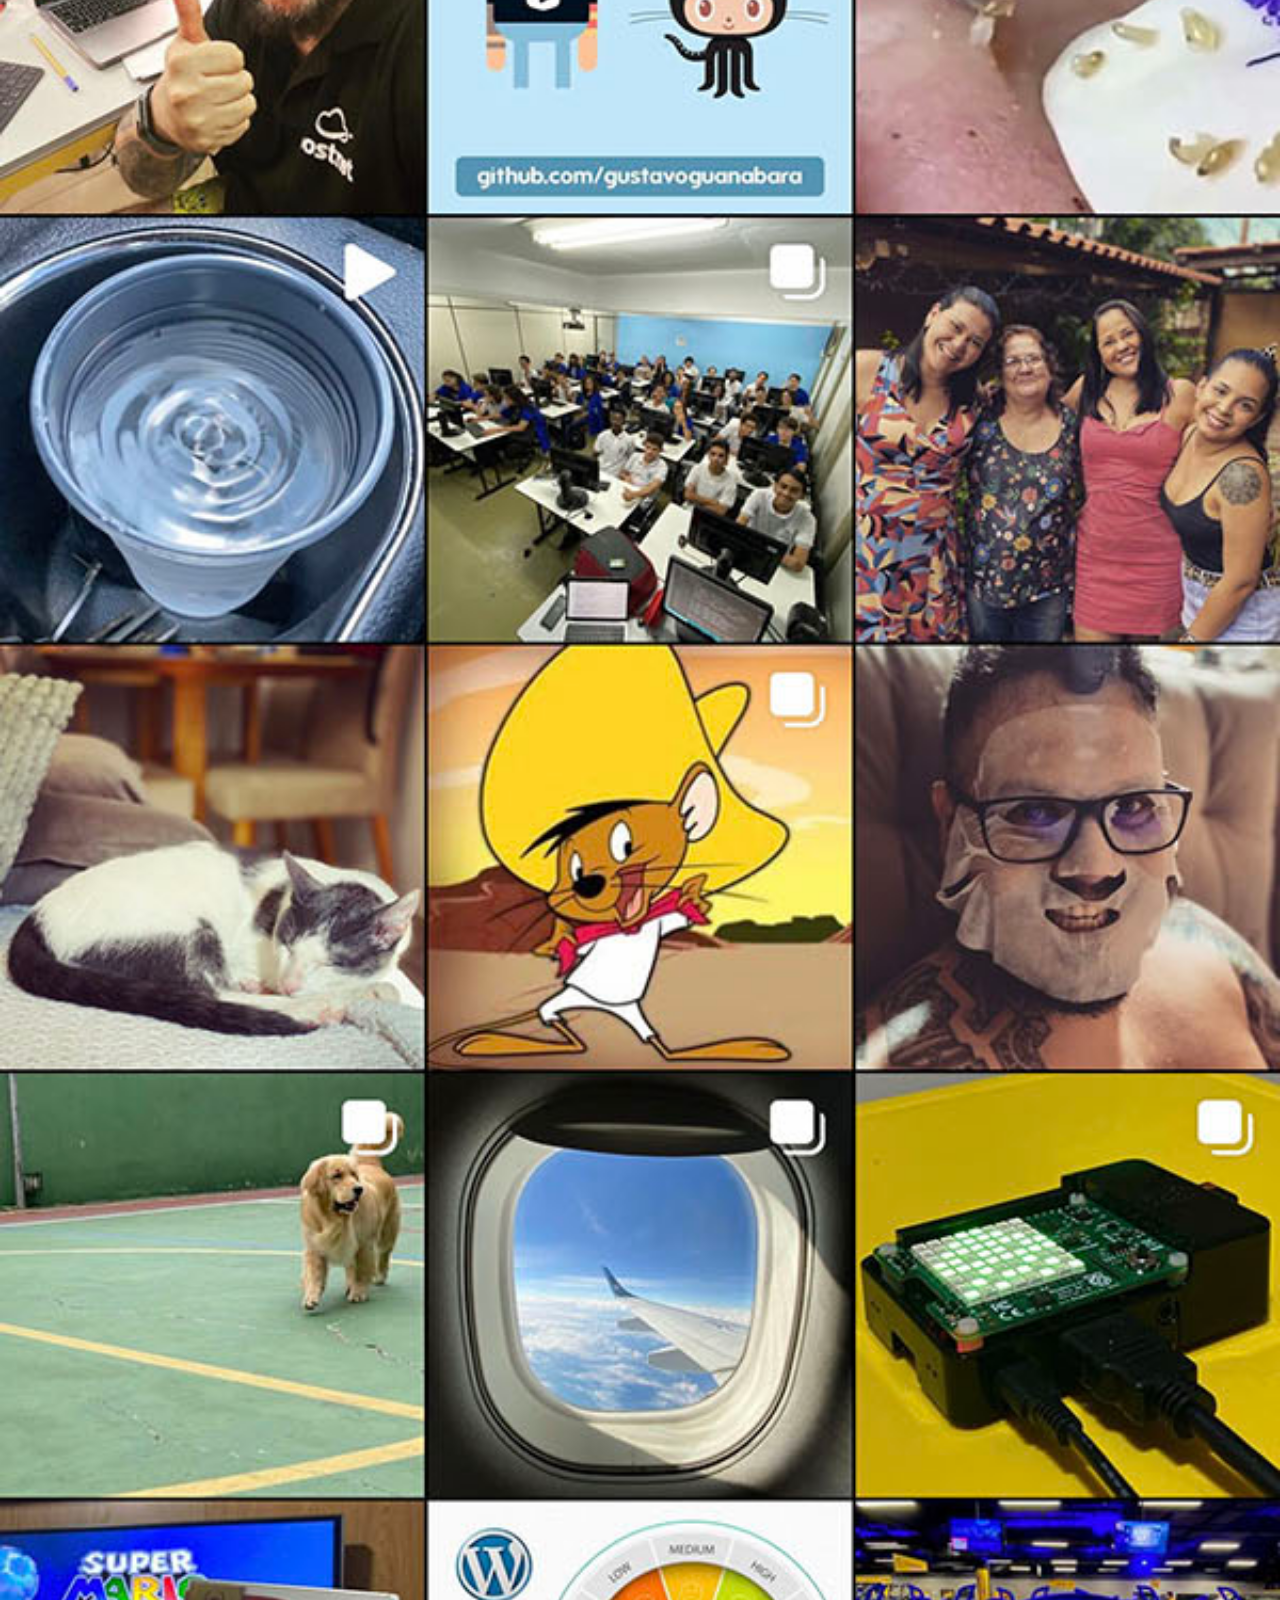
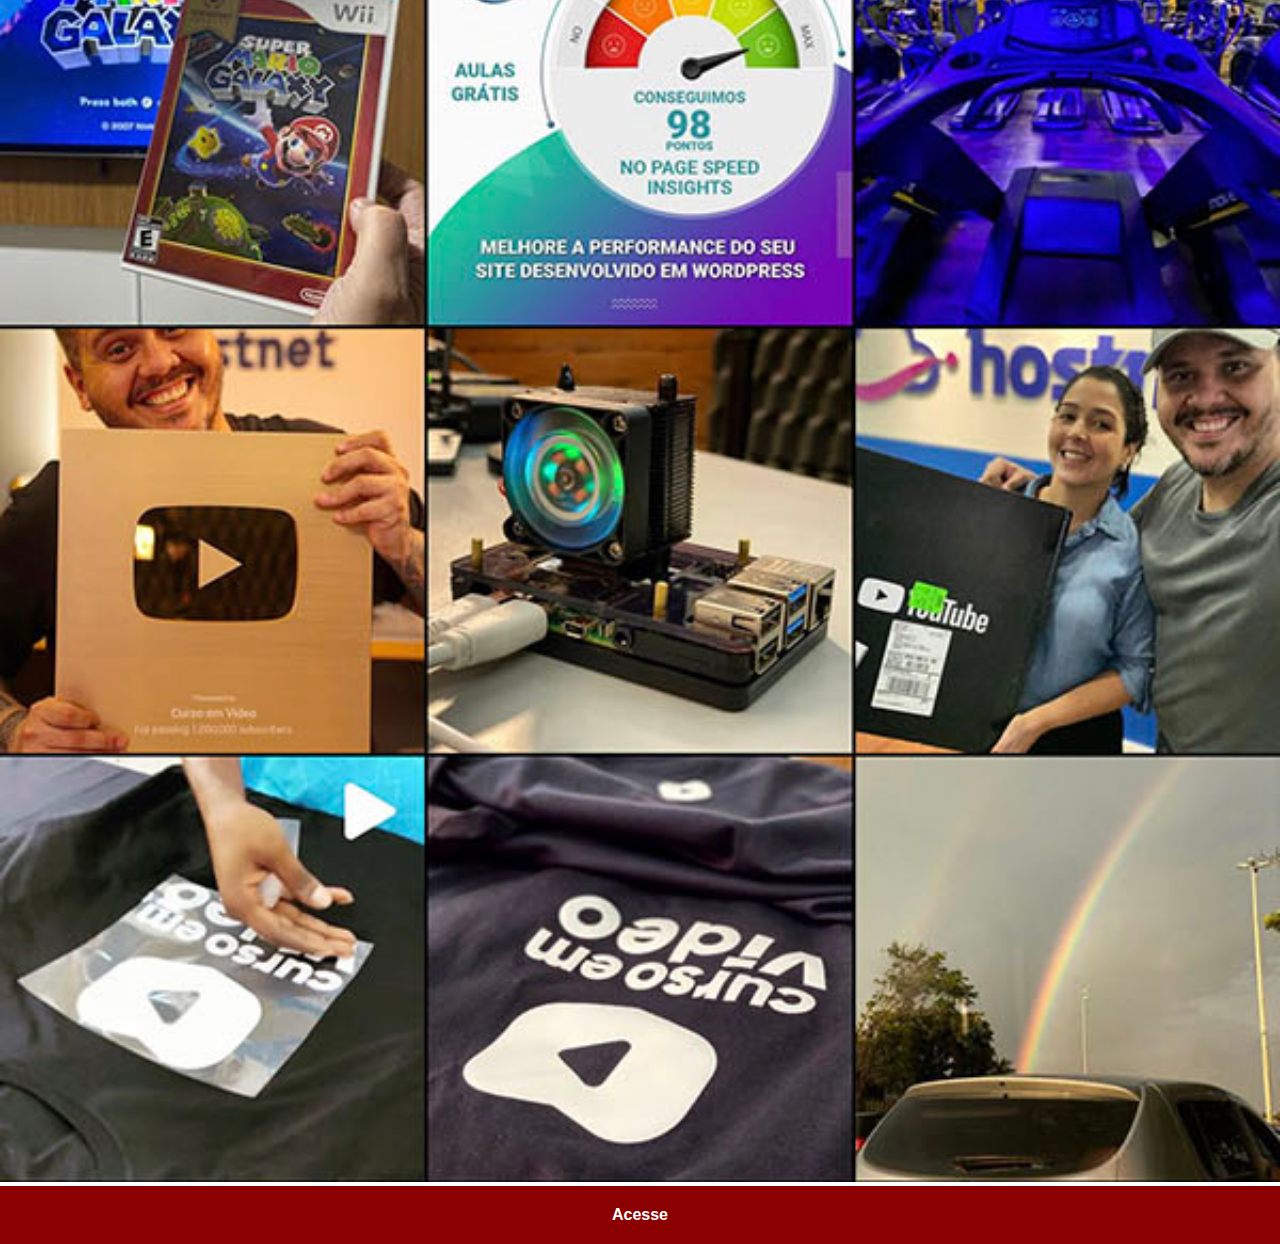
<file: instagram.html>
<!DOCTYPE html>
<html lang="pt-br">
<head>
    <meta charset="UTF-8">
    <meta name="viewport" content="width=device-width, initial-scale=1.0">
    <title>Instagram</title>
    <link rel="stylesheet" href="estilo/social.css">
</head>

<body>
    <img src="imagens/tela-instagram.jpg" alt="tela-instagram"> <a href="https://www.instagram.com/gustavoguanabara/" target="_blank">Acesse</a>
    
</body>
</html>
</file>
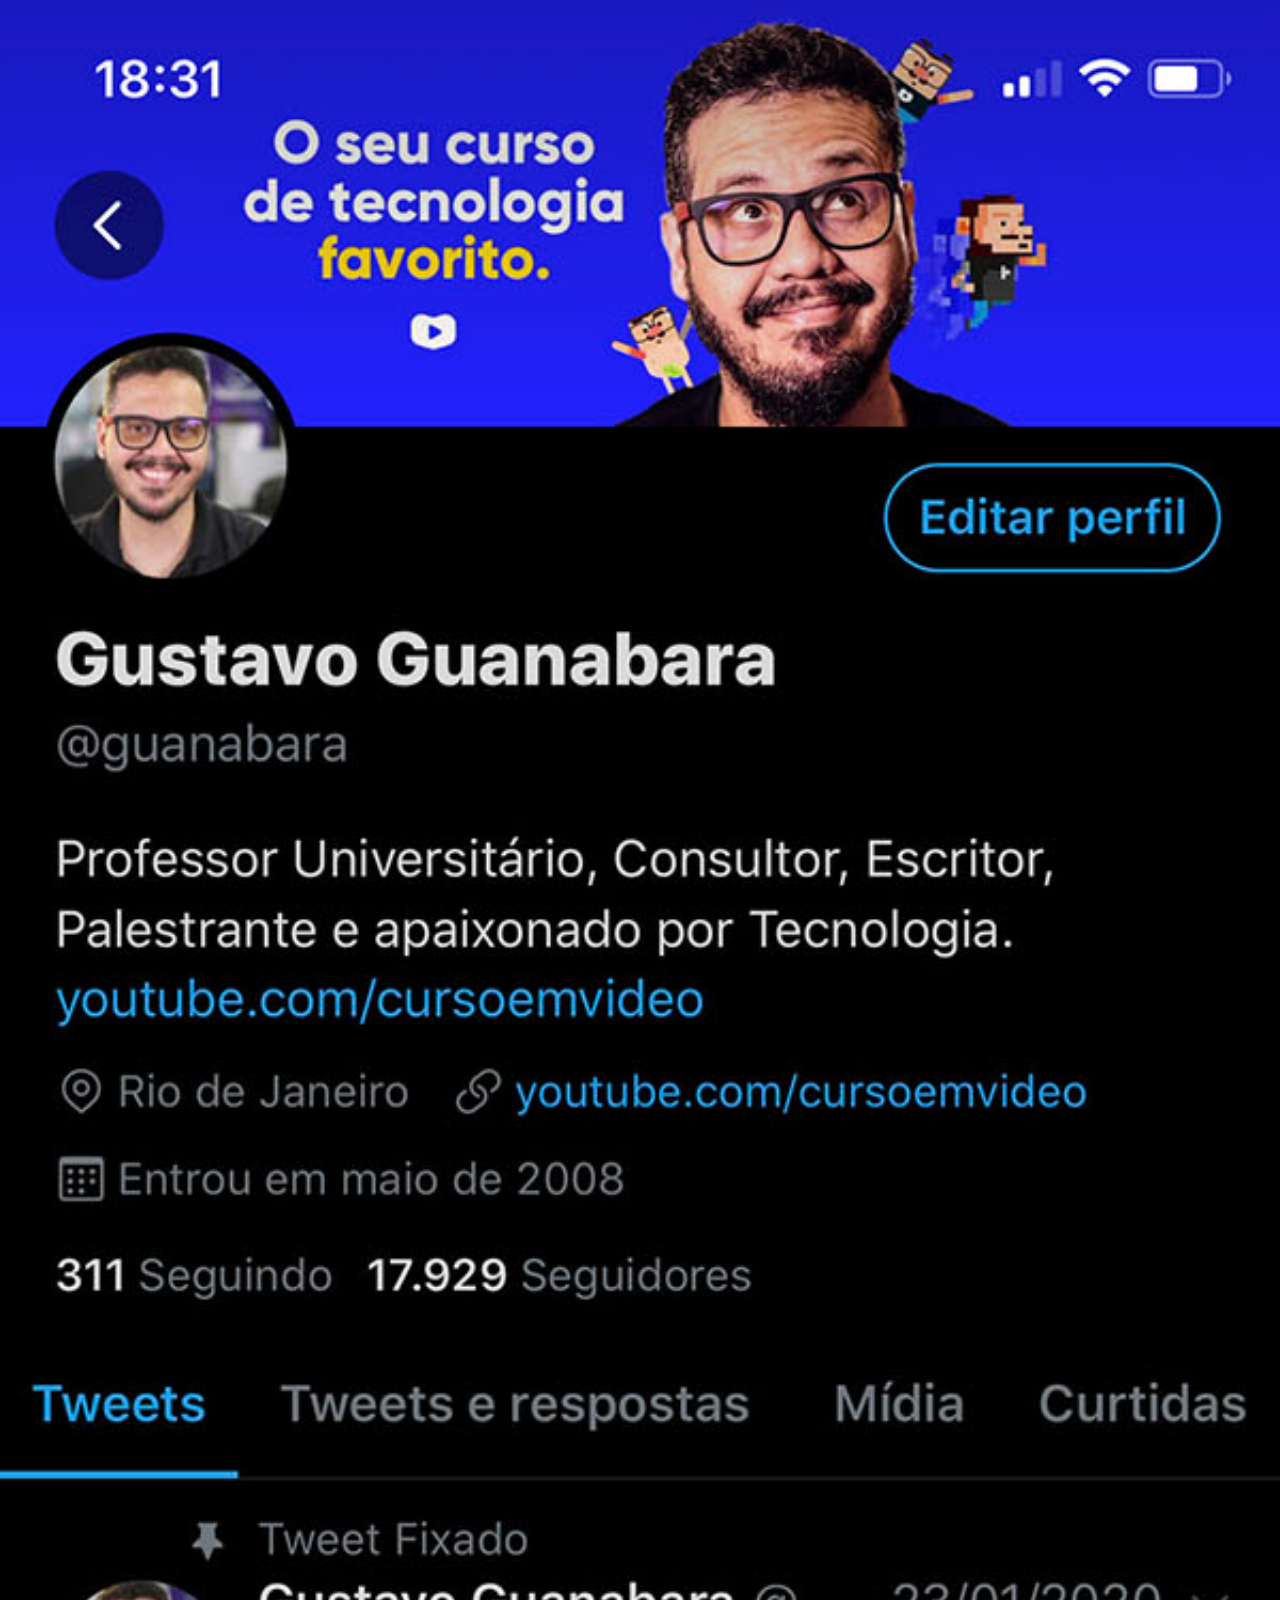
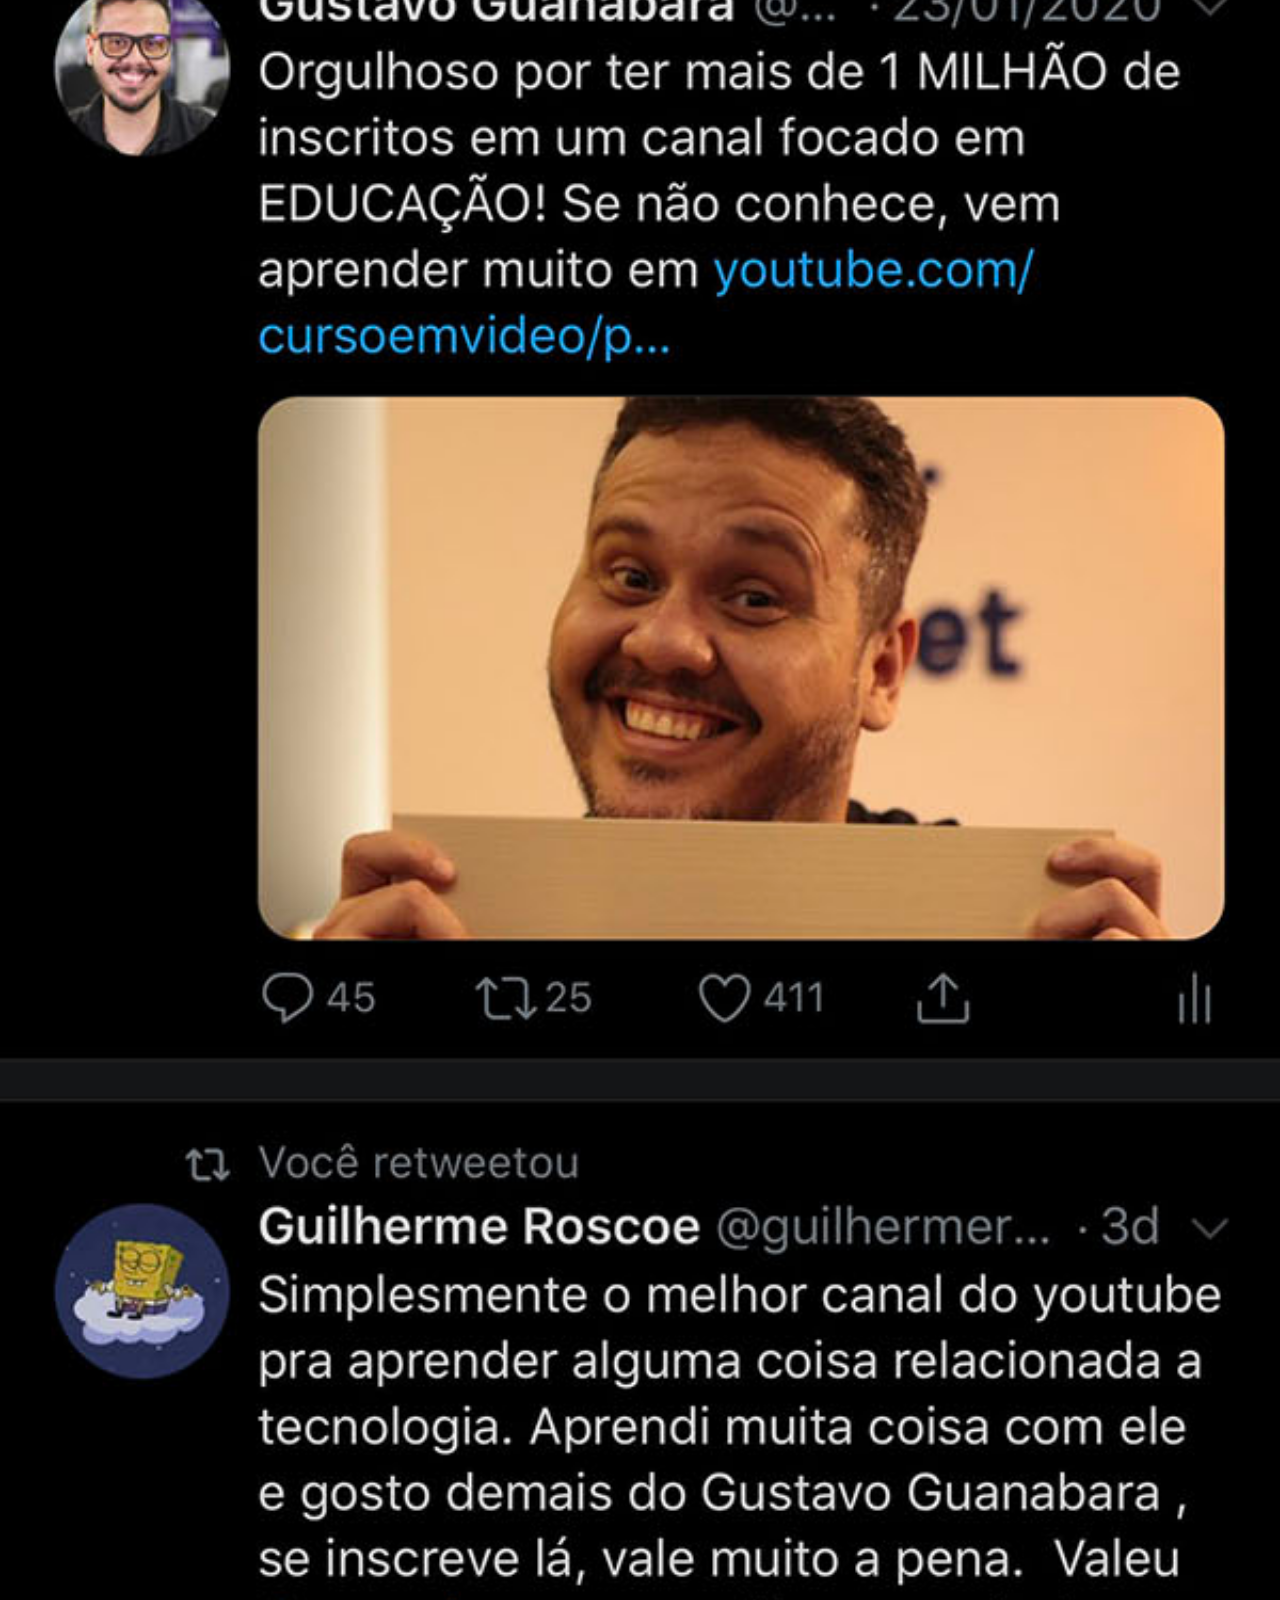
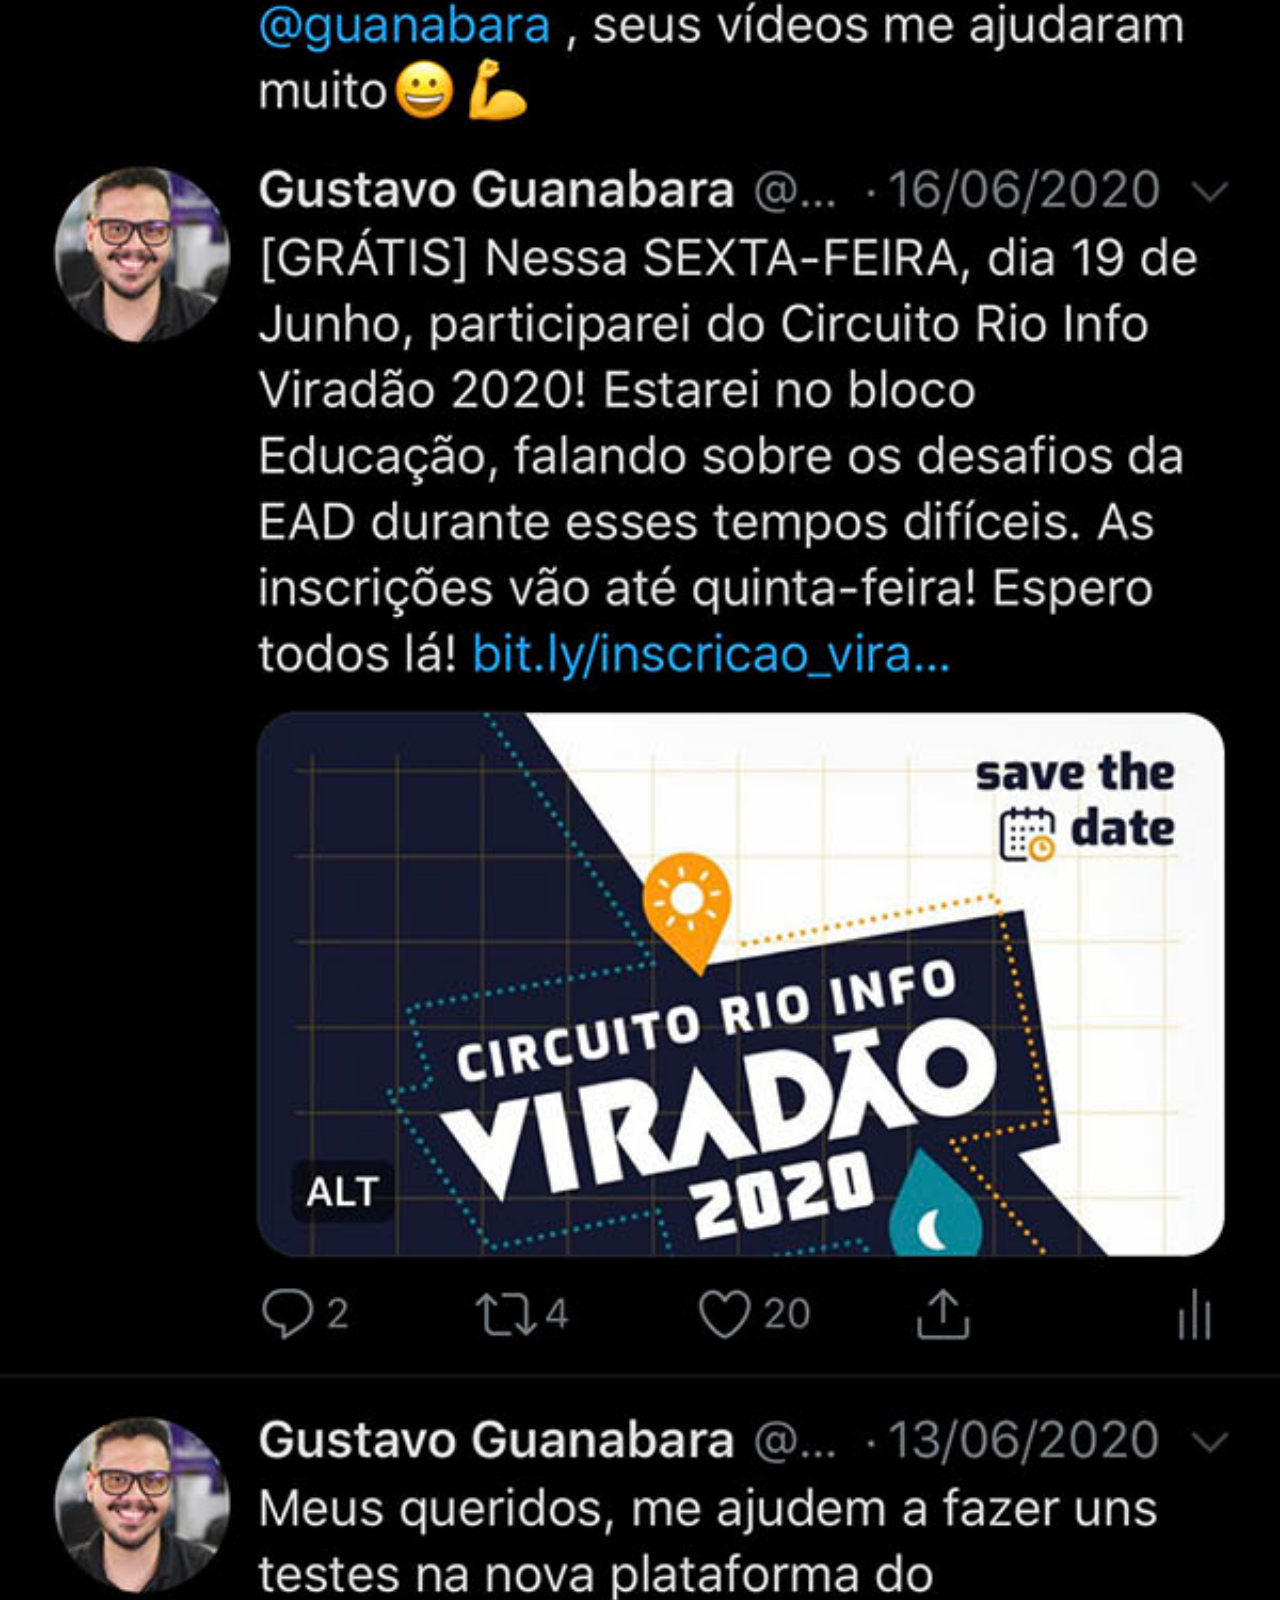
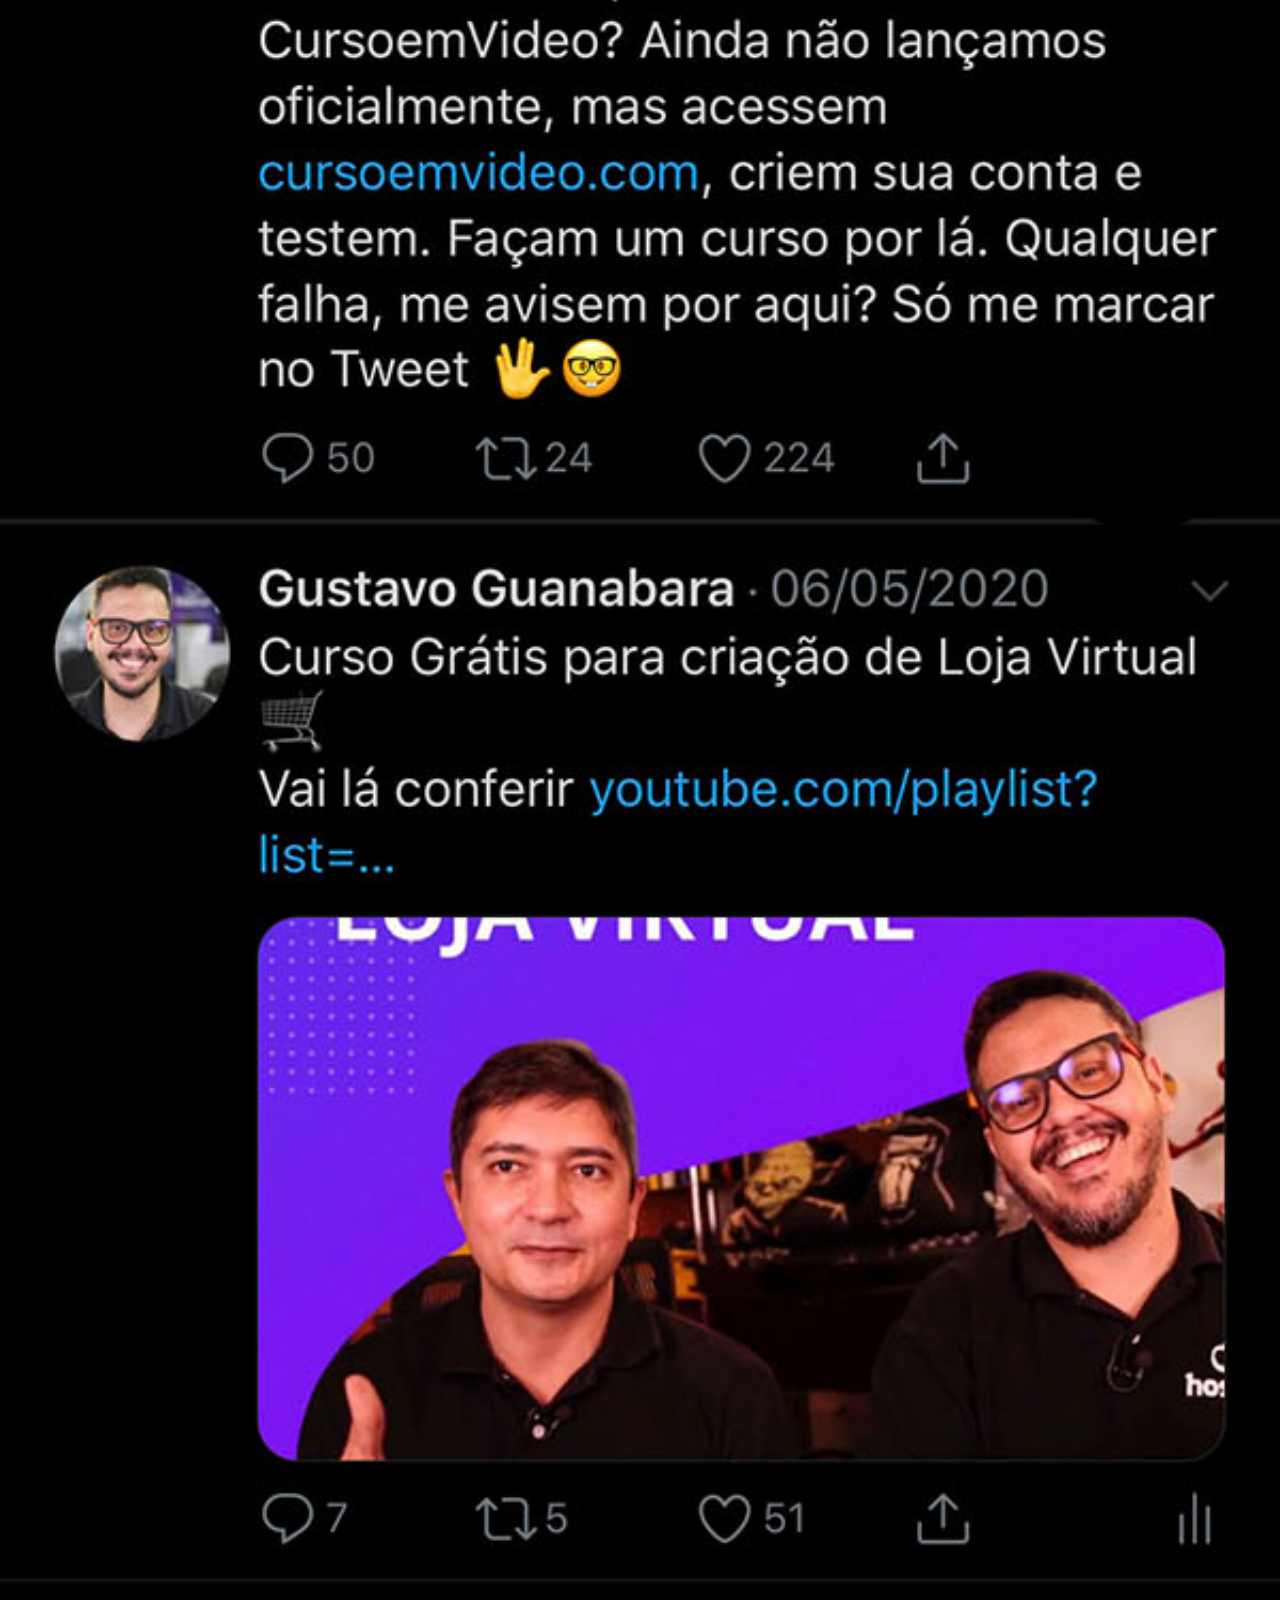
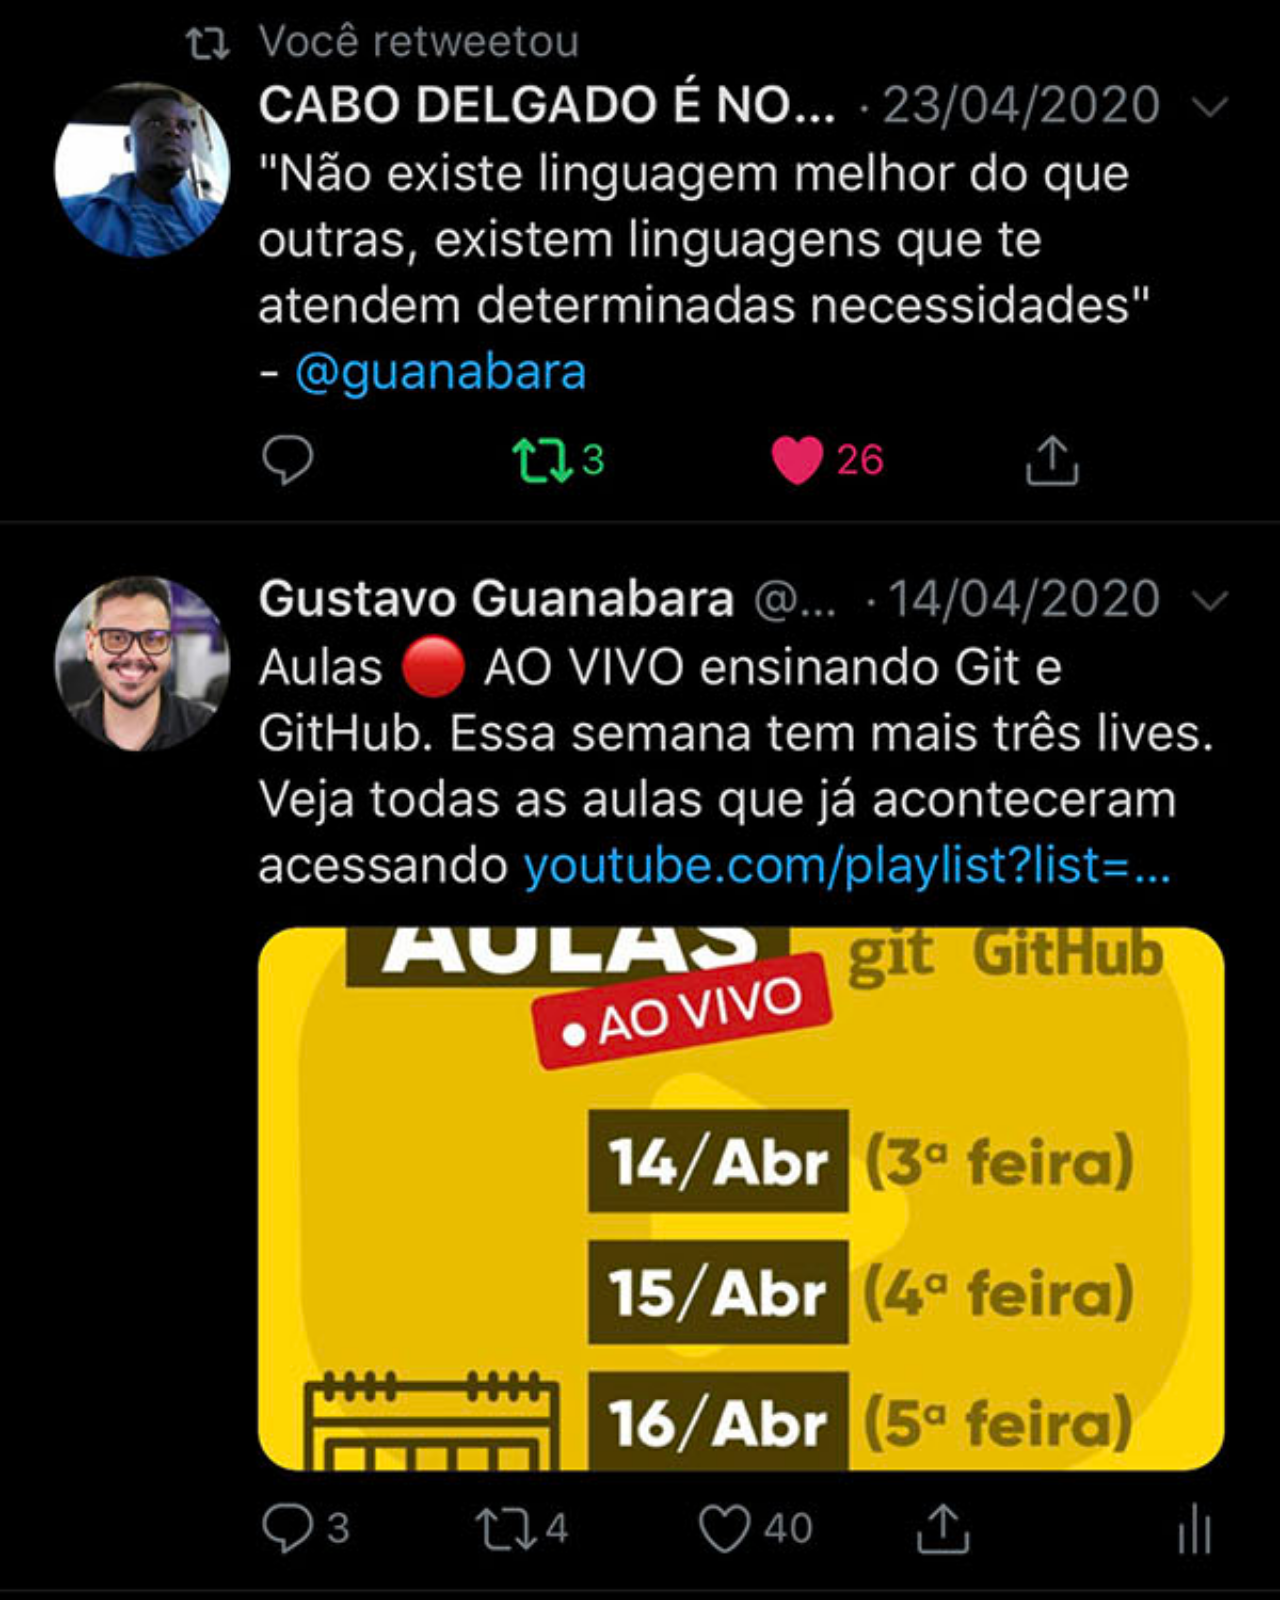
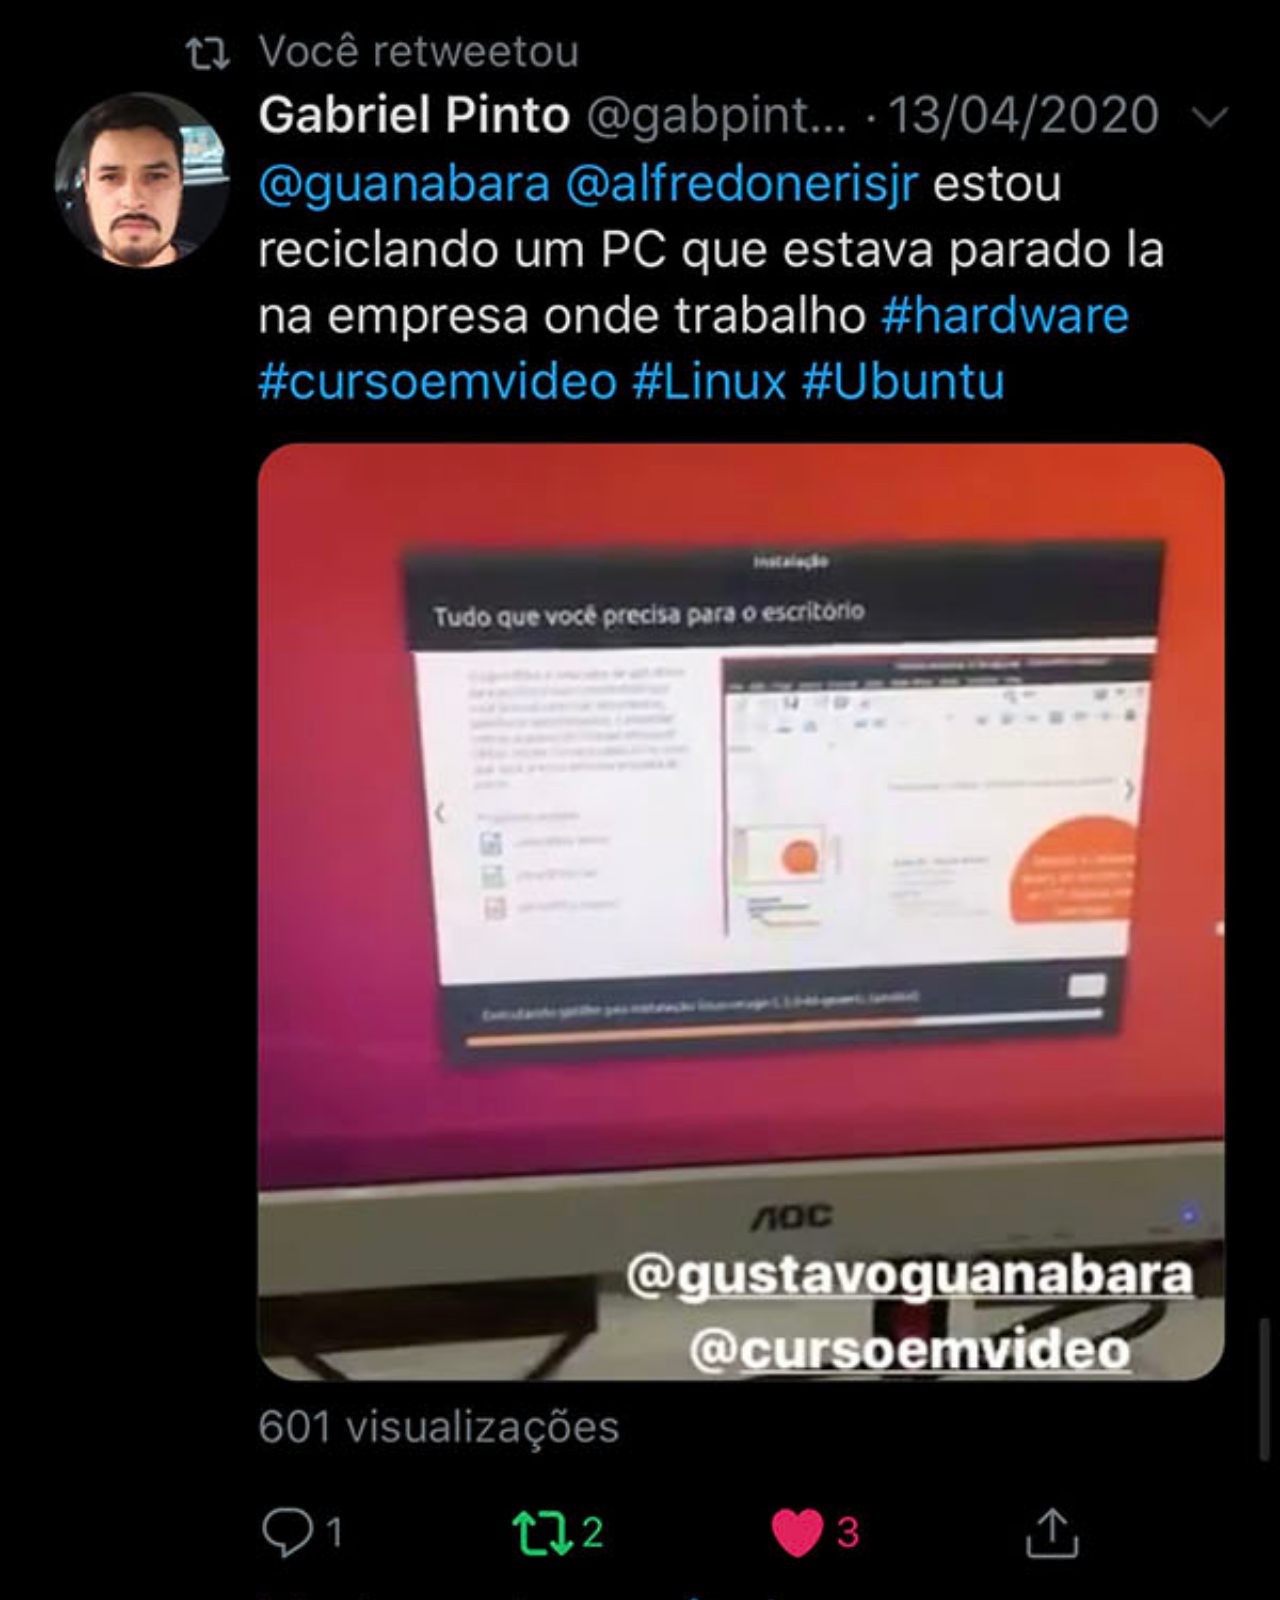
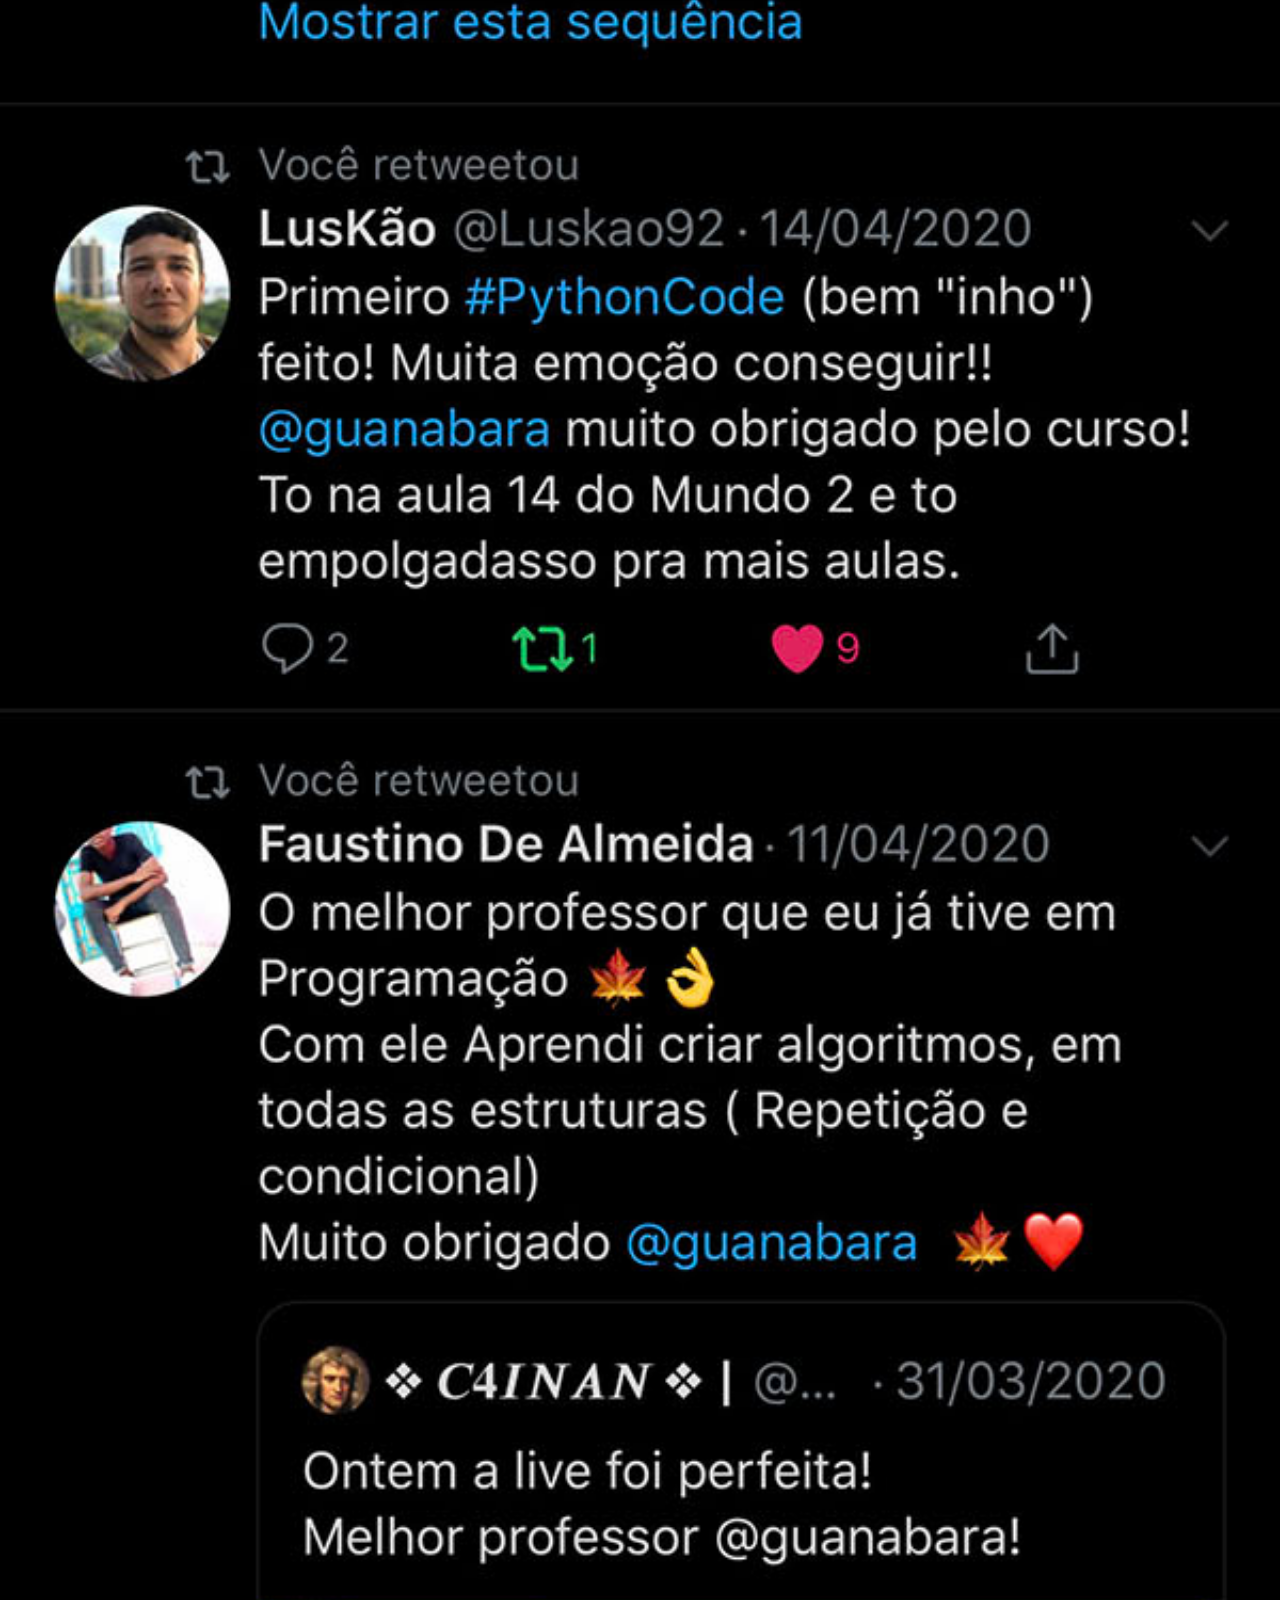
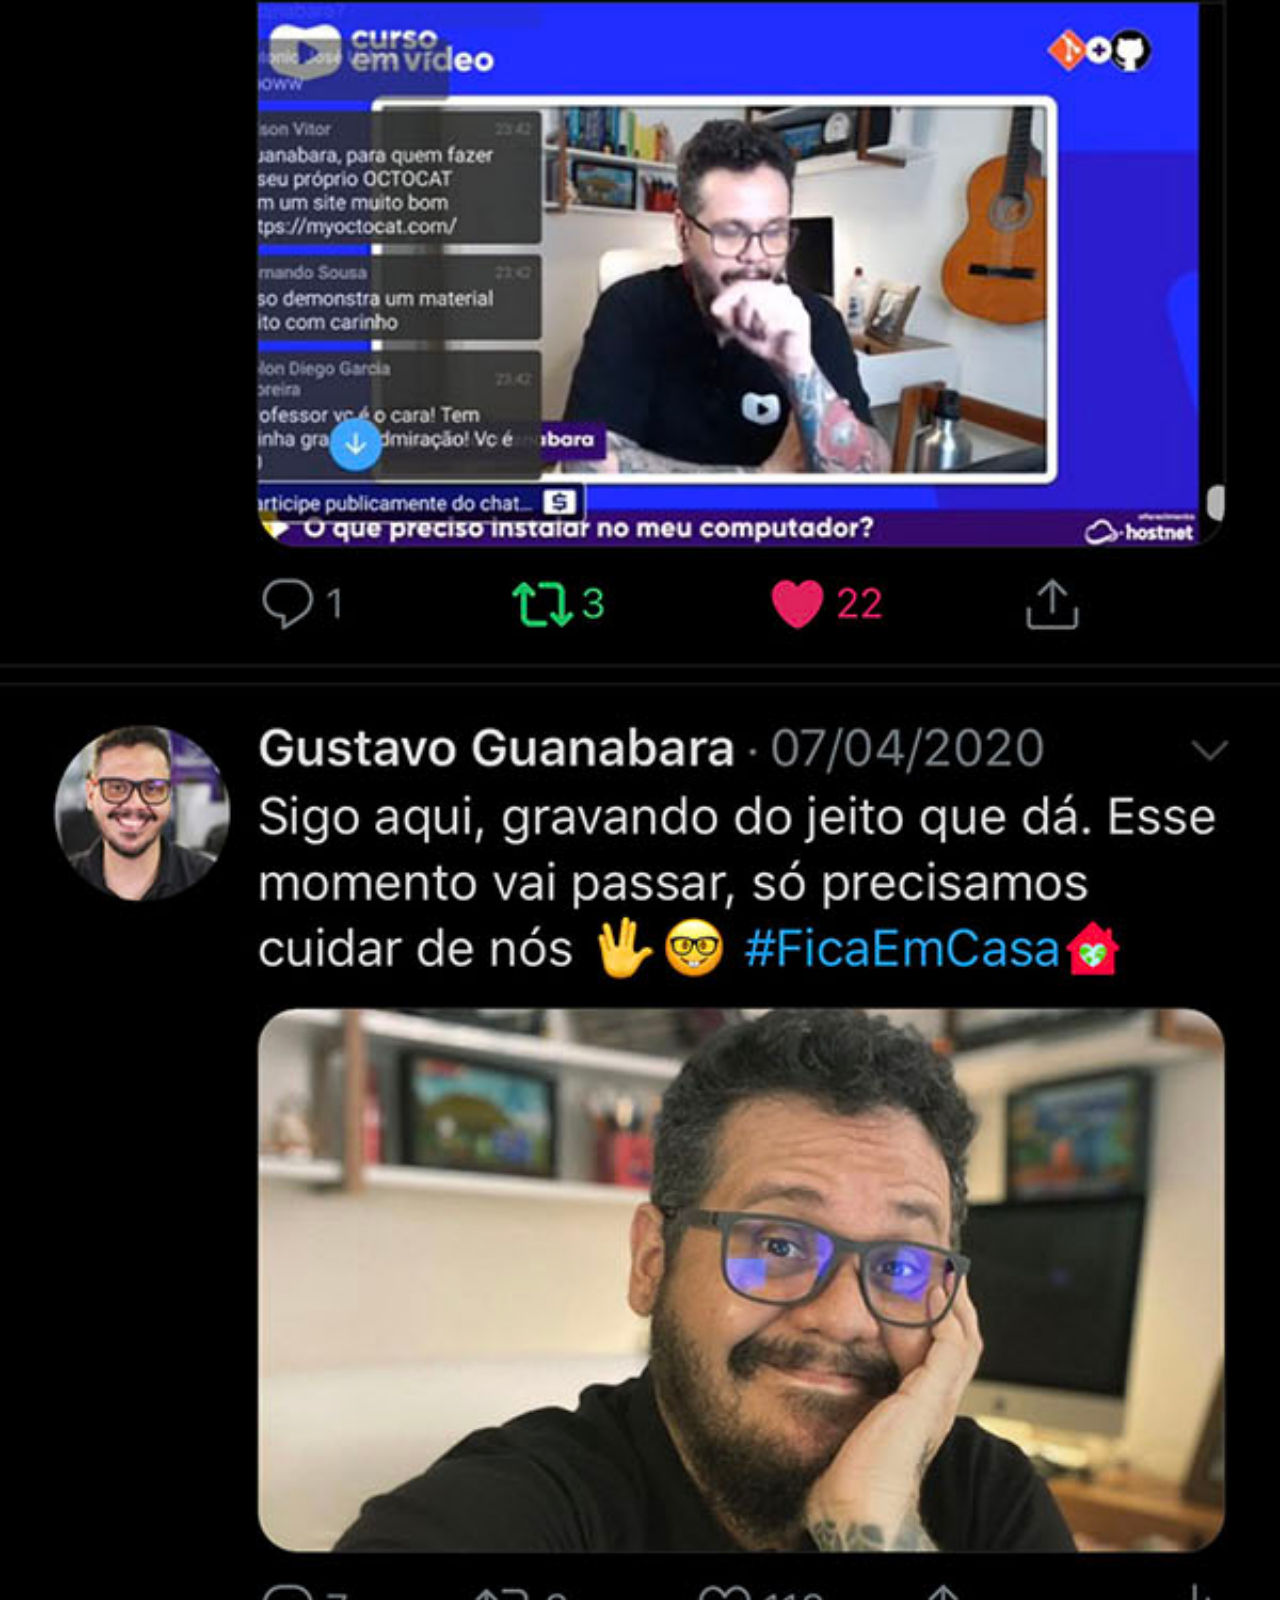
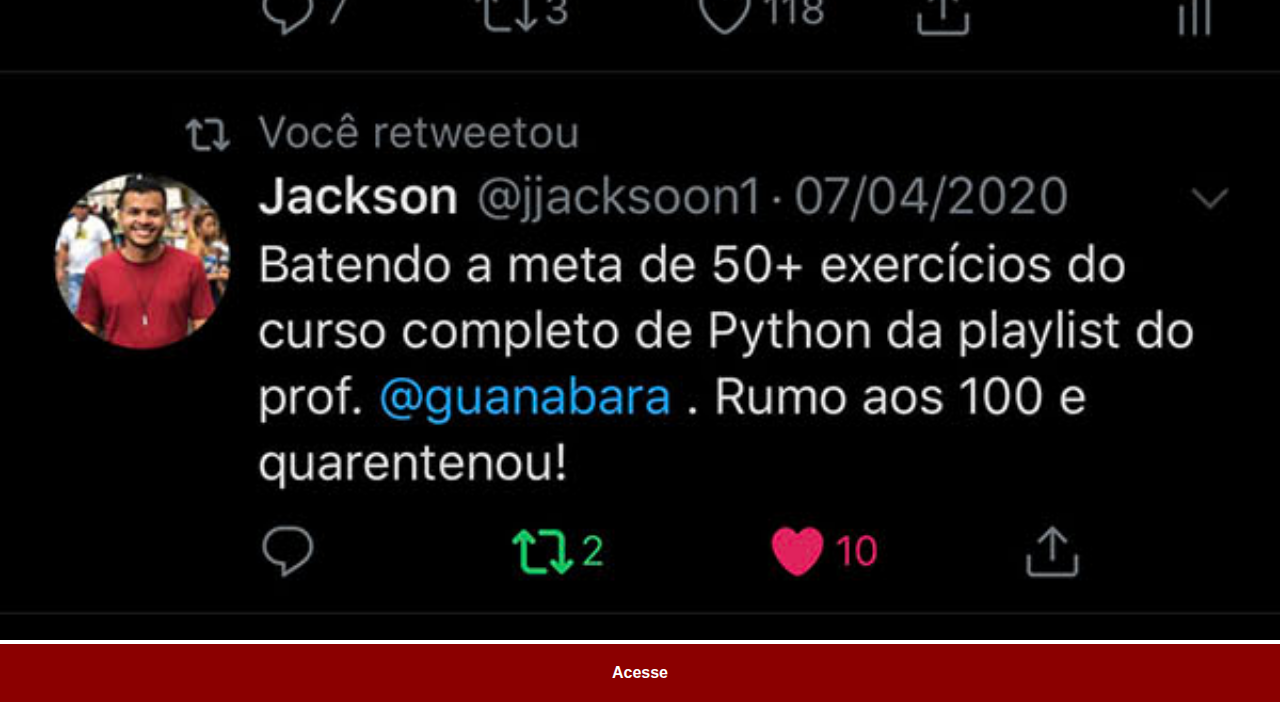
<file: twiter.html>
<!DOCTYPE html>
<html lang="pt-br">
<head>
    <meta charset="UTF-8">
    <meta name="viewport" content="width=device-width, initial-scale=1.0">
    <title>Twiter</title>
    <link rel="stylesheet" href="estilo/social.css">
</head>

<body>
    <img src="imagens/tela-twitter.jpg" alt="tela-twiter"> <a href="https://x.com/guanabara" target="_blank">Acesse</a>
    
</body>
</html>
</file>
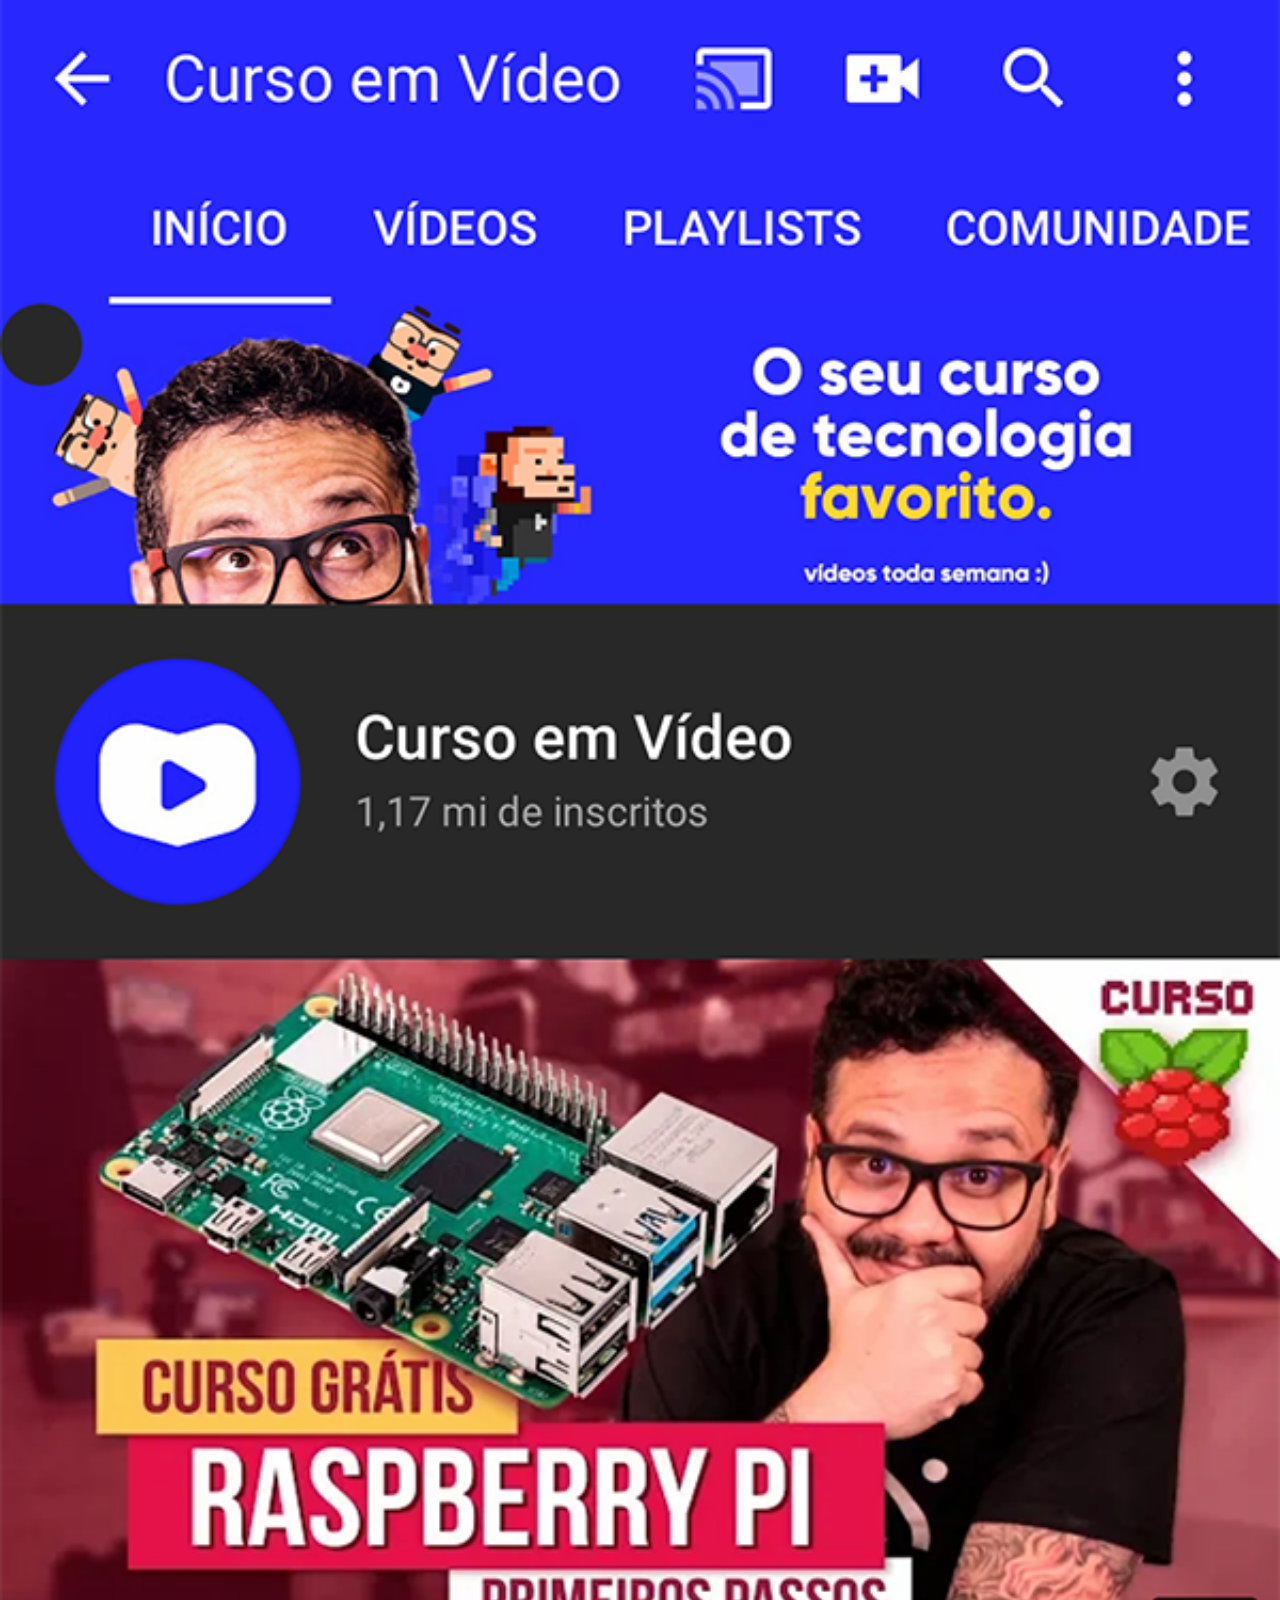
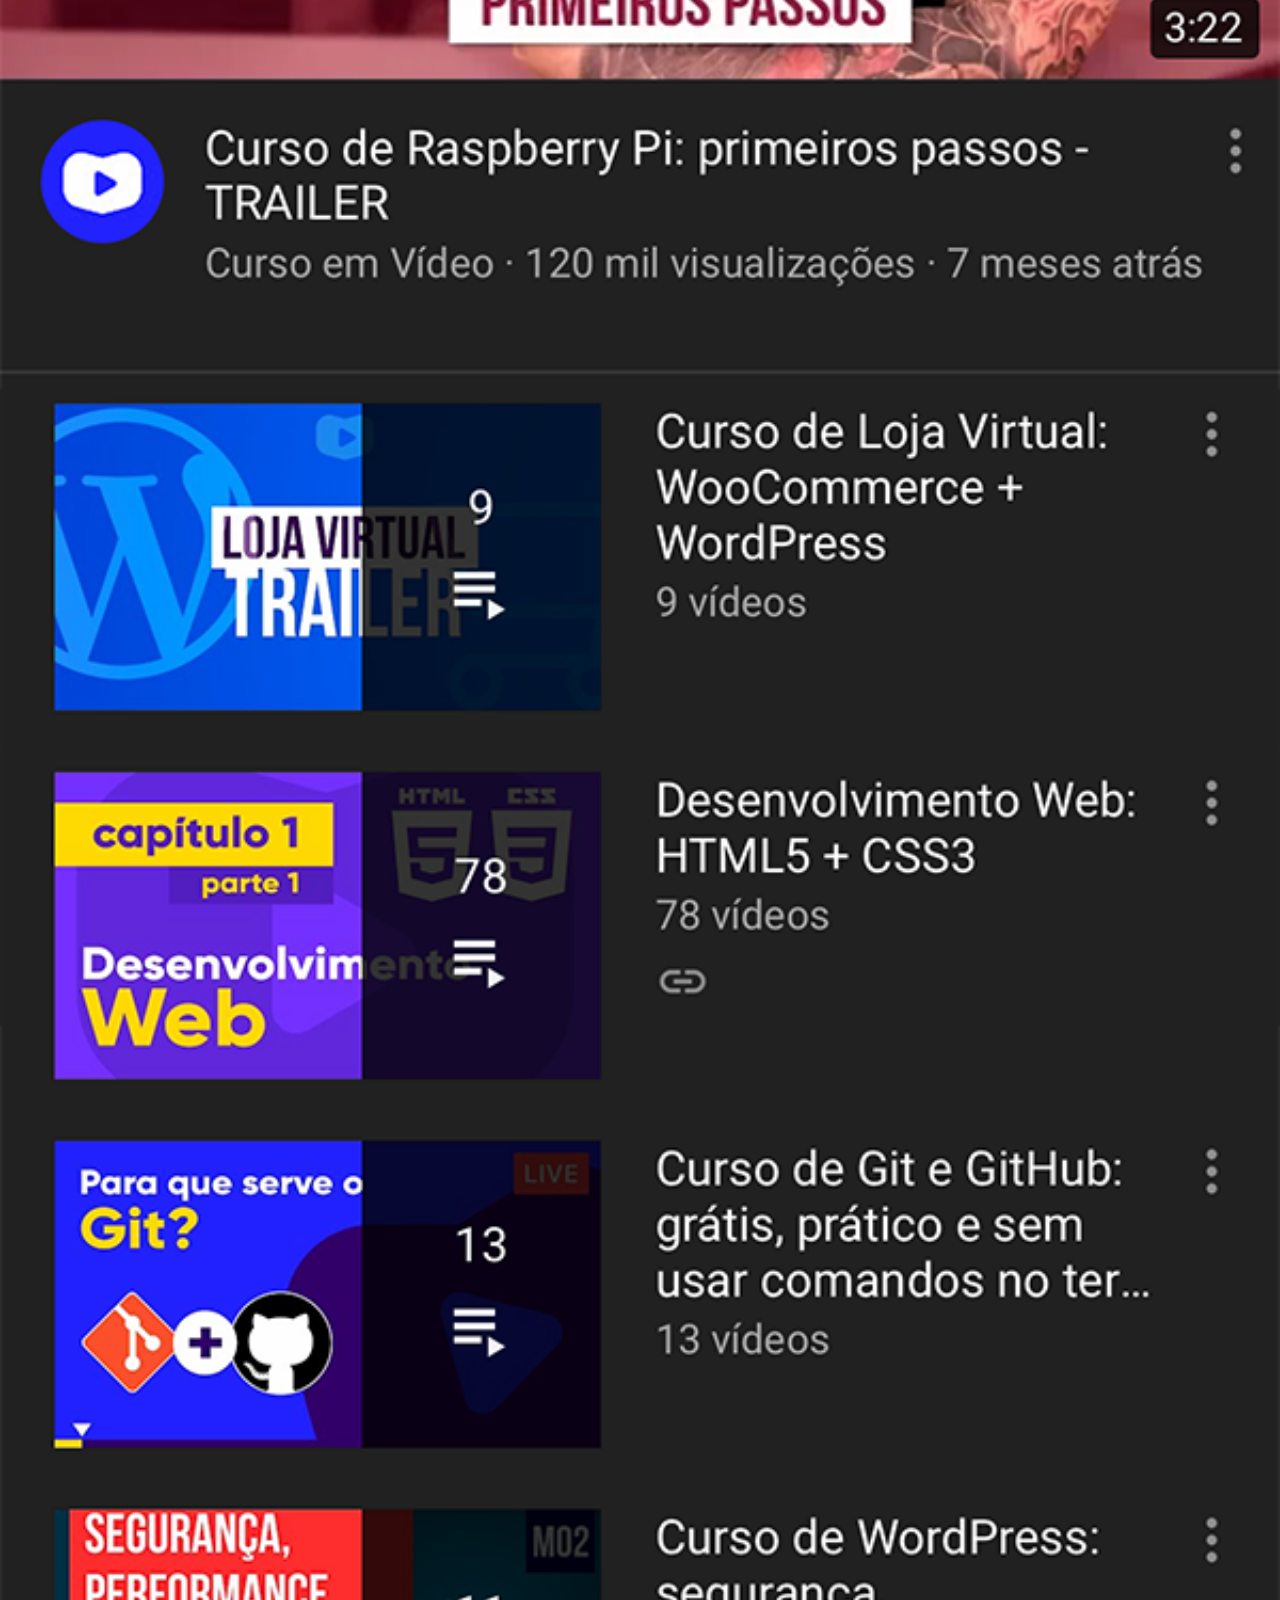
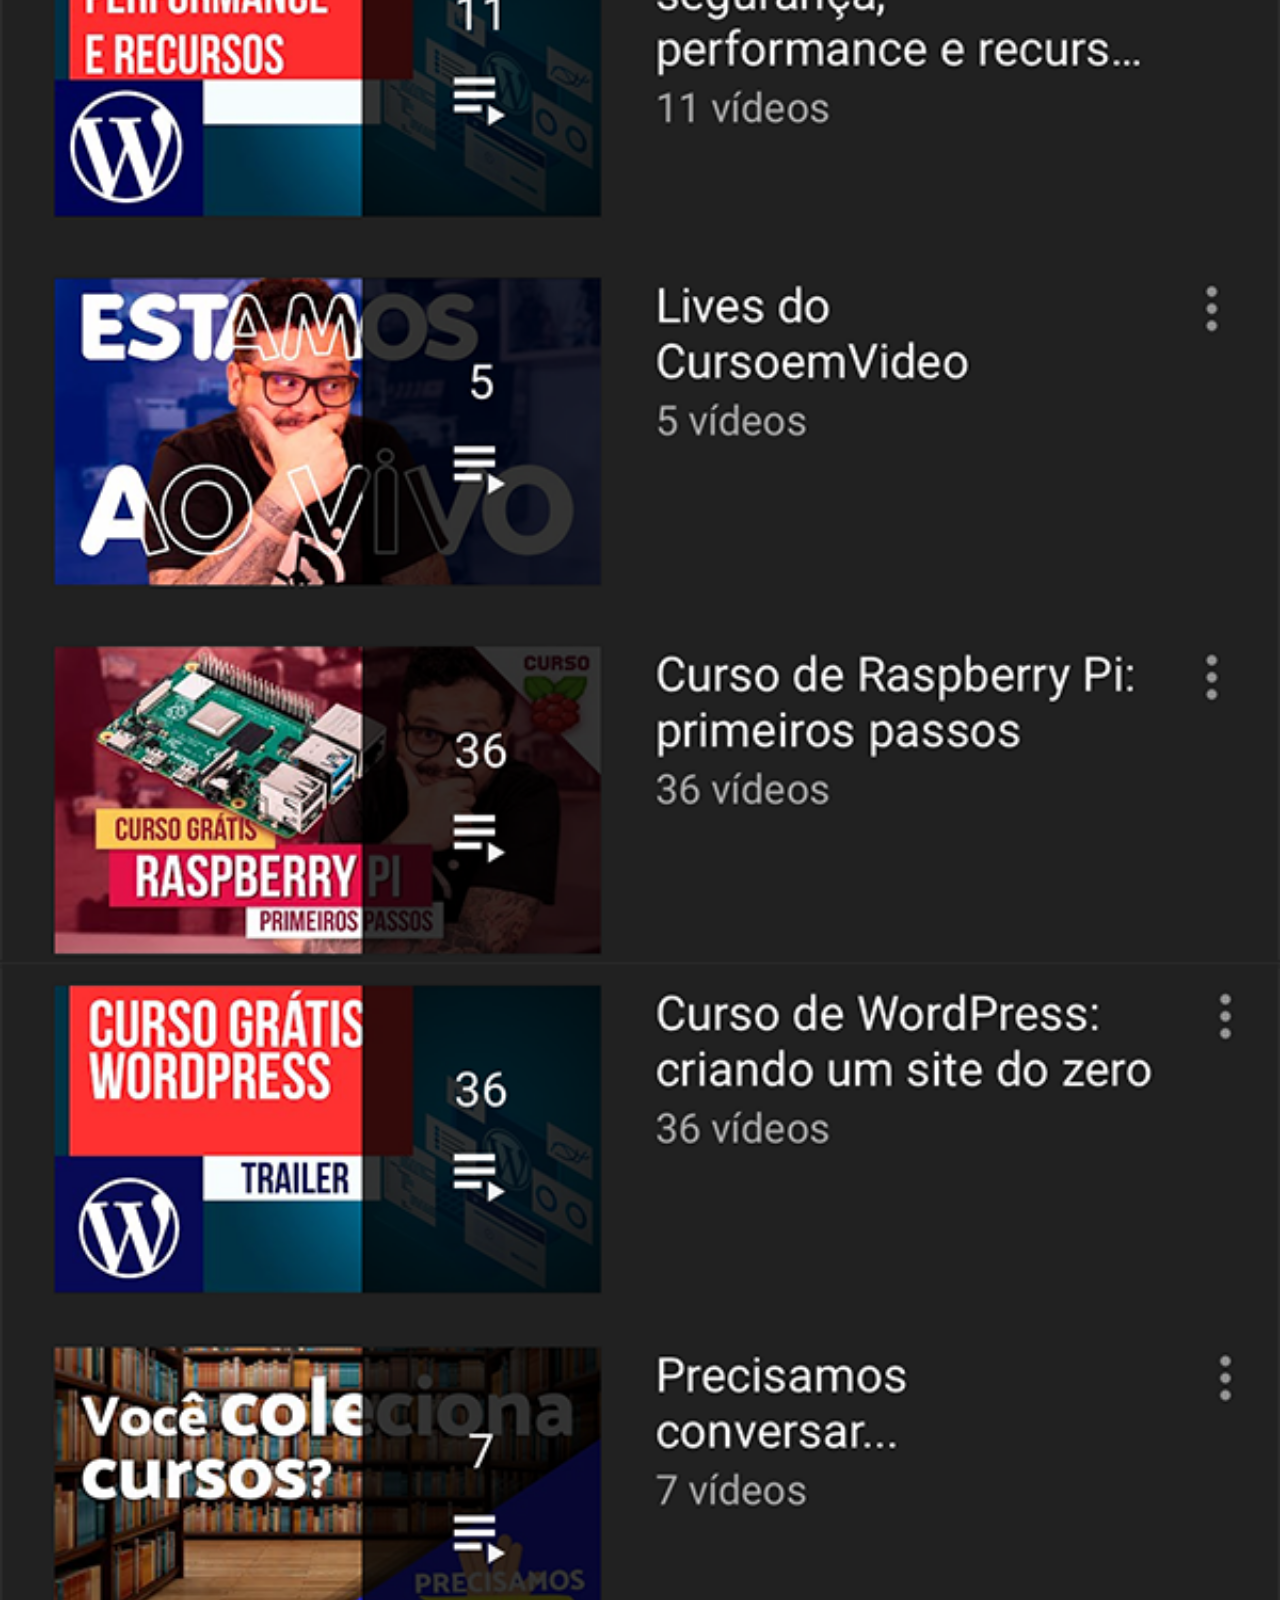
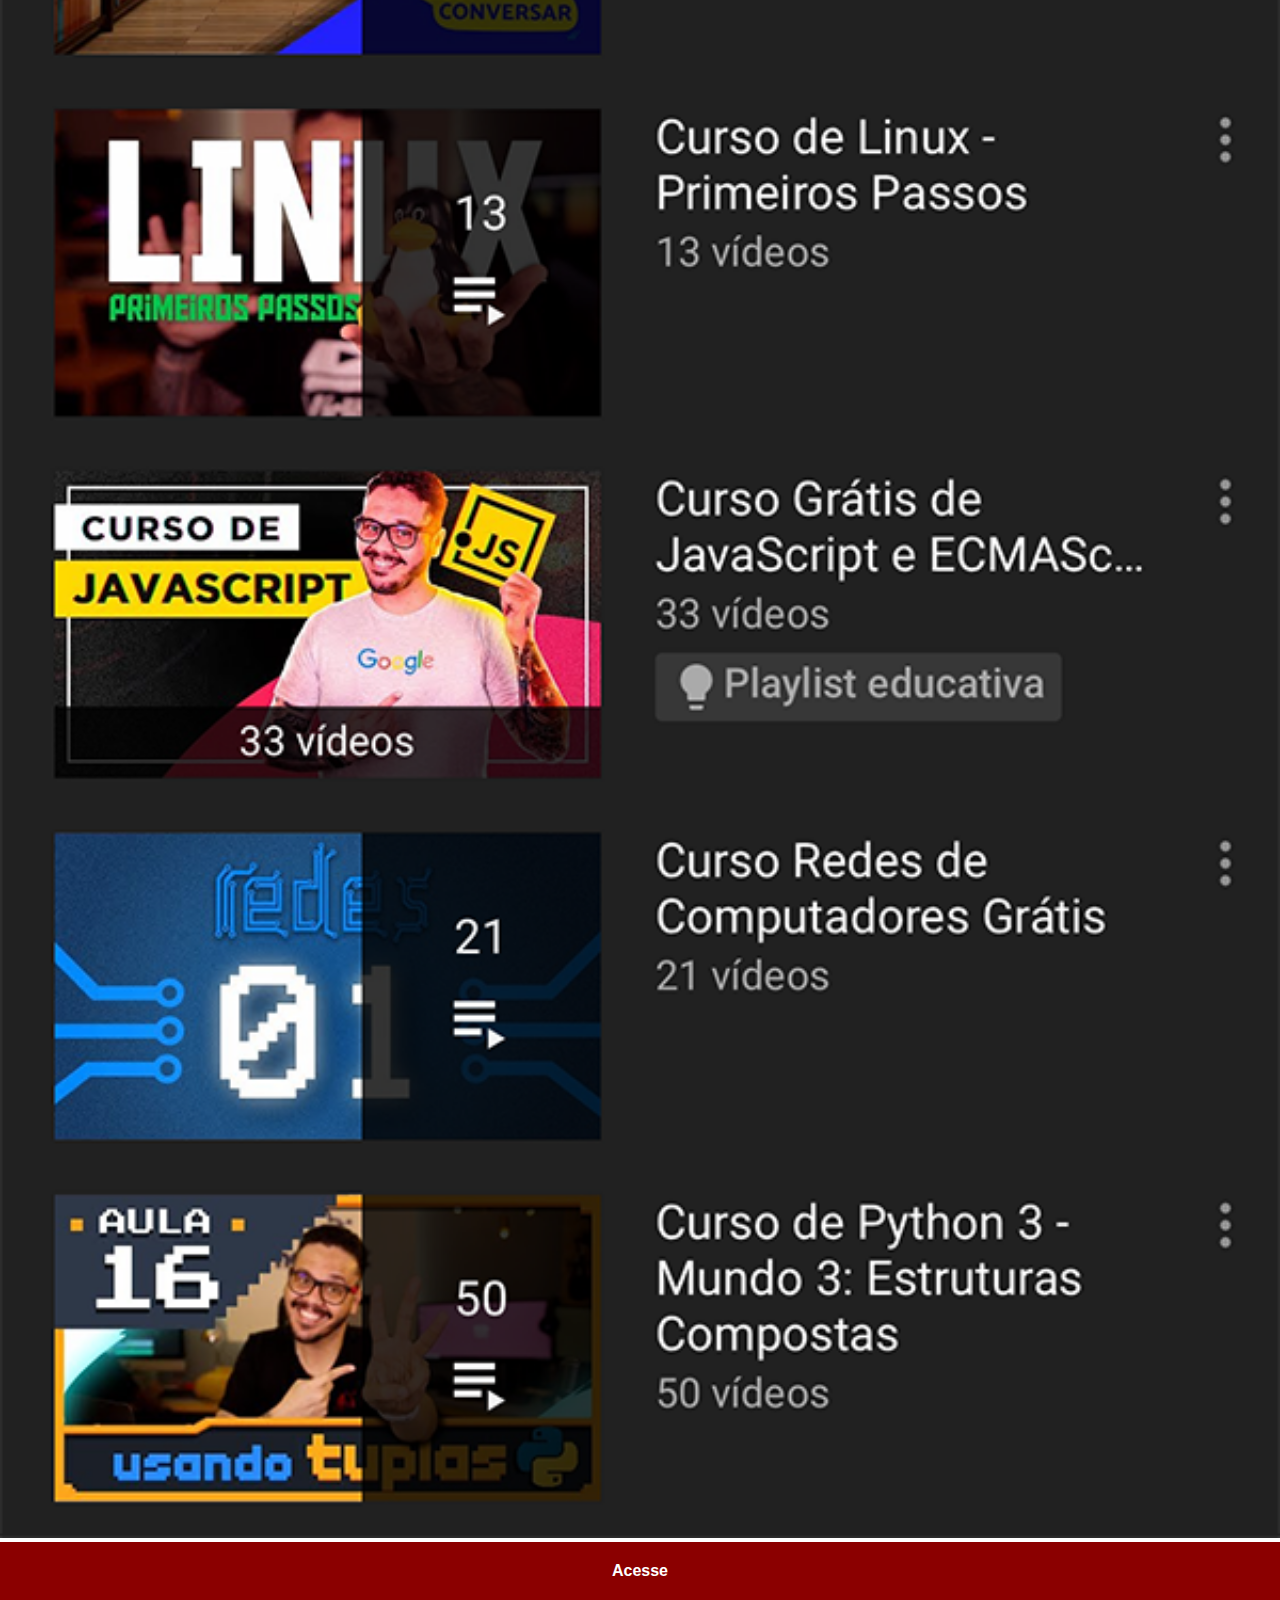
<file: youtube.html>
<!DOCTYPE html>
<html lang="pt-br">
<head>
    <meta charset="UTF-8">
    <meta name="viewport" content="width=device-width, initial-scale=1.0">
    <title>Youtube</title>
    <link rel="stylesheet" href="estilo/social.css">
</head>

<body>
    <img src="imagens/tela-youtube.png" alt="YouTube"> <a href="https://www.youtube.com/c/CursoemV%C3%ADdeo/playlists" target="_blank">Acesse</a>
    
</body>
</html>
</file>
<file: estilo/style.css>
@charset "UTF-8";

* {
    margin: 0px;
    padding: 0px;
    font-family: Arial, Helvetica, sans-serif;
}

html, body {
    height: 100vh;
    width: 100vw;
    background-color: black;
}

body {
    background: url('../imagens/fundo-madeira.jpg') no-repeat top center;
    background-size: cover;
    background-attachment: fixed;
}

main {
    height: 100vh;
    position: relative;
}

section#telefone {
    position: absolute;
    top: 50%;
    left: 50%;
    transform: translate(-50%, -50%);
    height: 627px;
    width: 311px;
    background: url('../imagens/frame-iphone.png') no-repeat;

}

iframe#tela {
    position: relative;
    top: 80px;
    left: 22px;
    width: 267px;
    height: 471px;
}

section#redes-sociais {
    text-align: right;
}

section#redes-sociais img {
    width: 50px;
    margin: 10px;
    border-radius: 50%;
    box-shadow: 2px 2px 5px rgba(0, 0, 0, 0.445);
    box-sizing: border-box;
}

section#redes-sociais img:hover {
    border: 2px solid rgba(255, 255, 255, 0.425);
    transform: translate(-3px, -3px);
    box-shadow: 5px 5px 10px rgba(0, 0, 0, 0.473);
    transition: transform .3s, border 1s;
}
</file>
<file: estilo/social.css>
@charset "UTF-8";

* {
    margin: 0px;
    padding: 0px;
    font-family: Arial, Helvetica, sans-serif;
}

::-webkit-scrollbar {
    width: 0px;
    height: 0px;
}

img {
    width: 100vw;

}

a {
    display: block;
    background-color: darkred;
    color: white;
    padding: 20px;
    text-align: center;
    font-weight: bolder;
    text-decoration: none;
}

a:hover {
    background-color: red;
}
</file>
